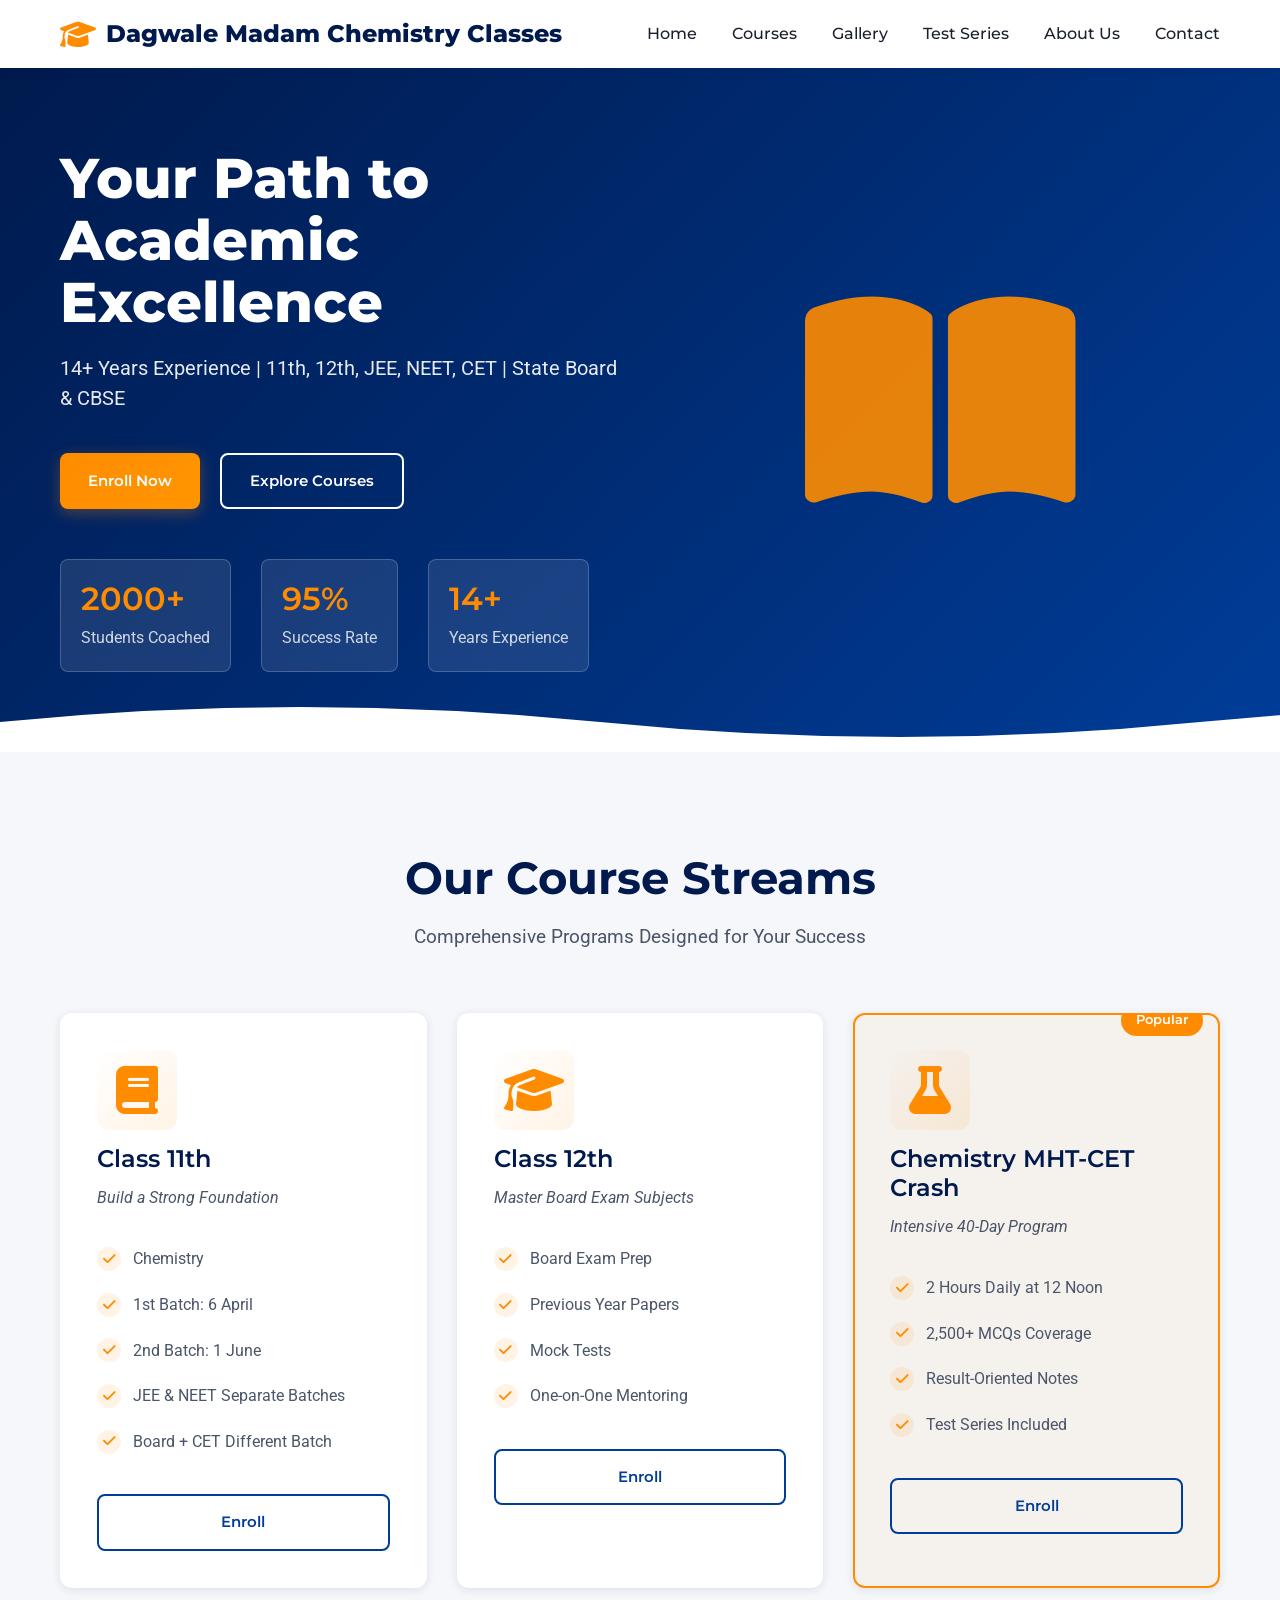
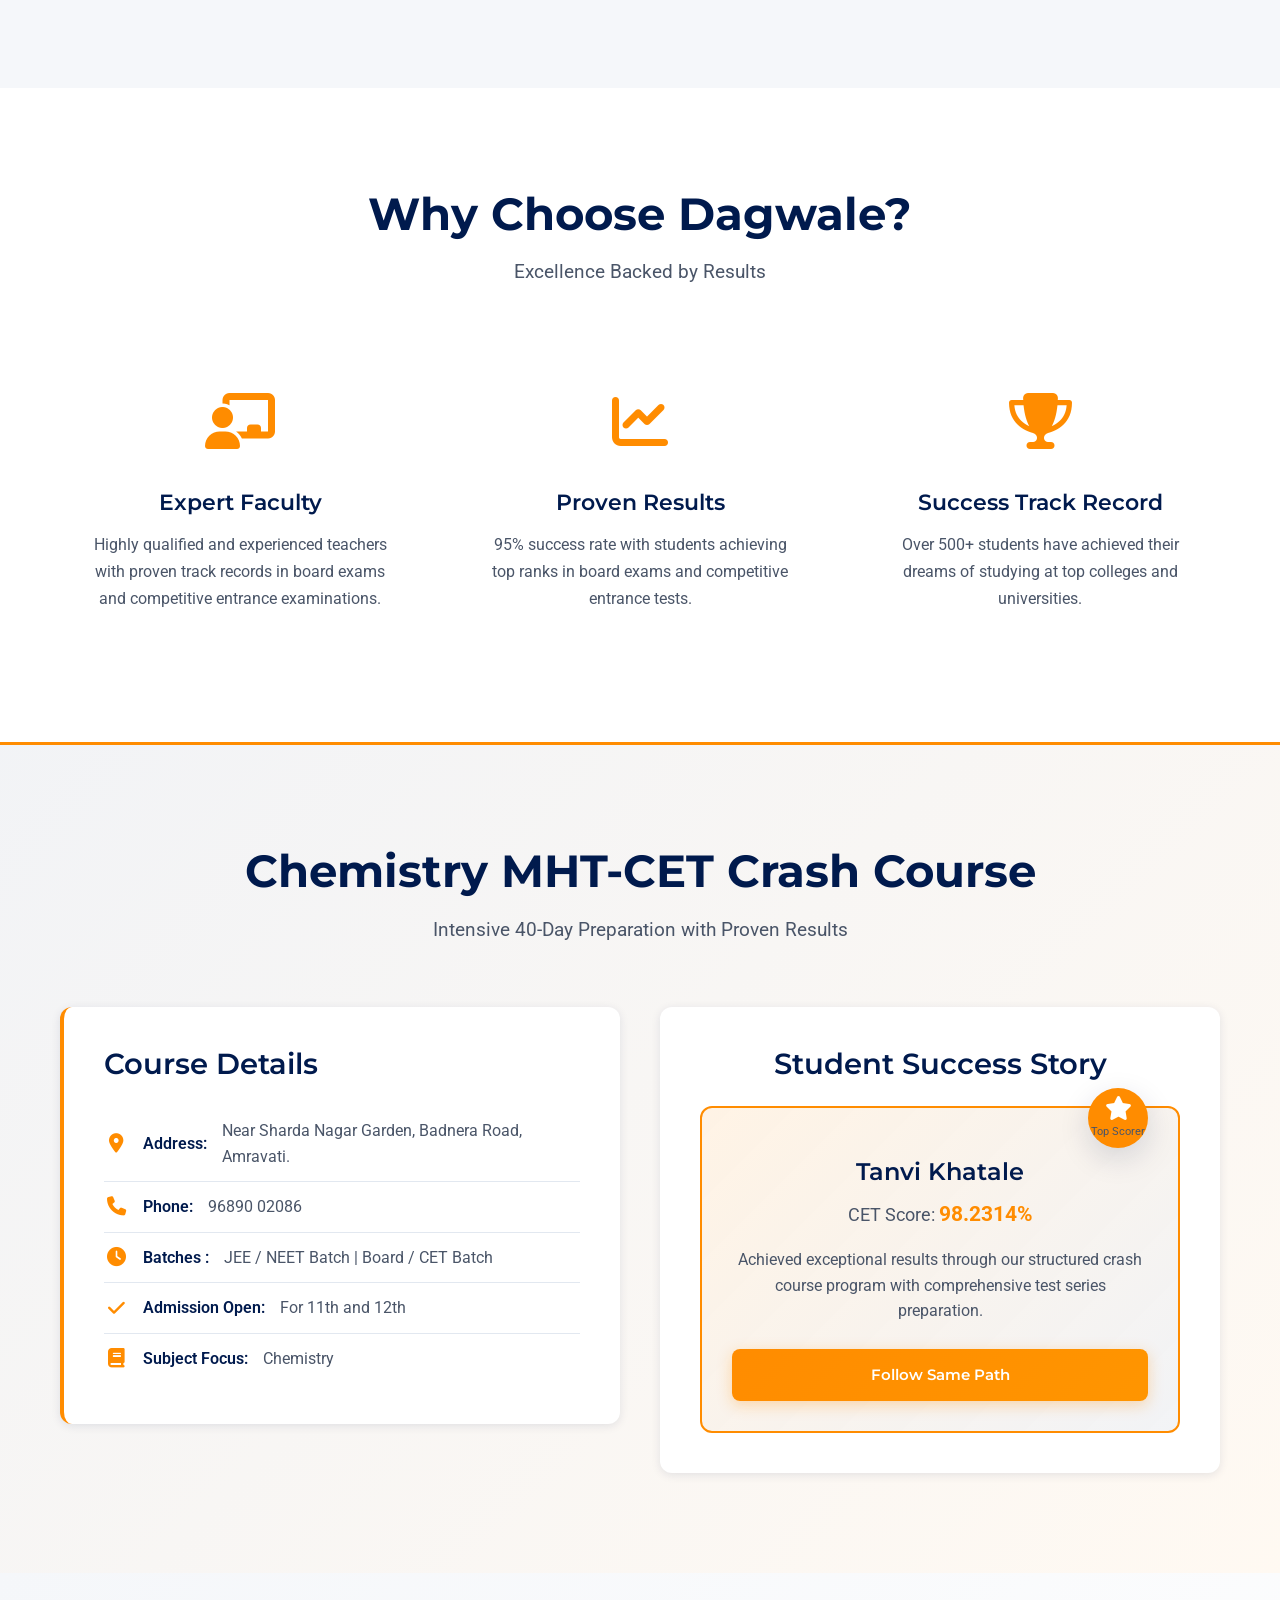
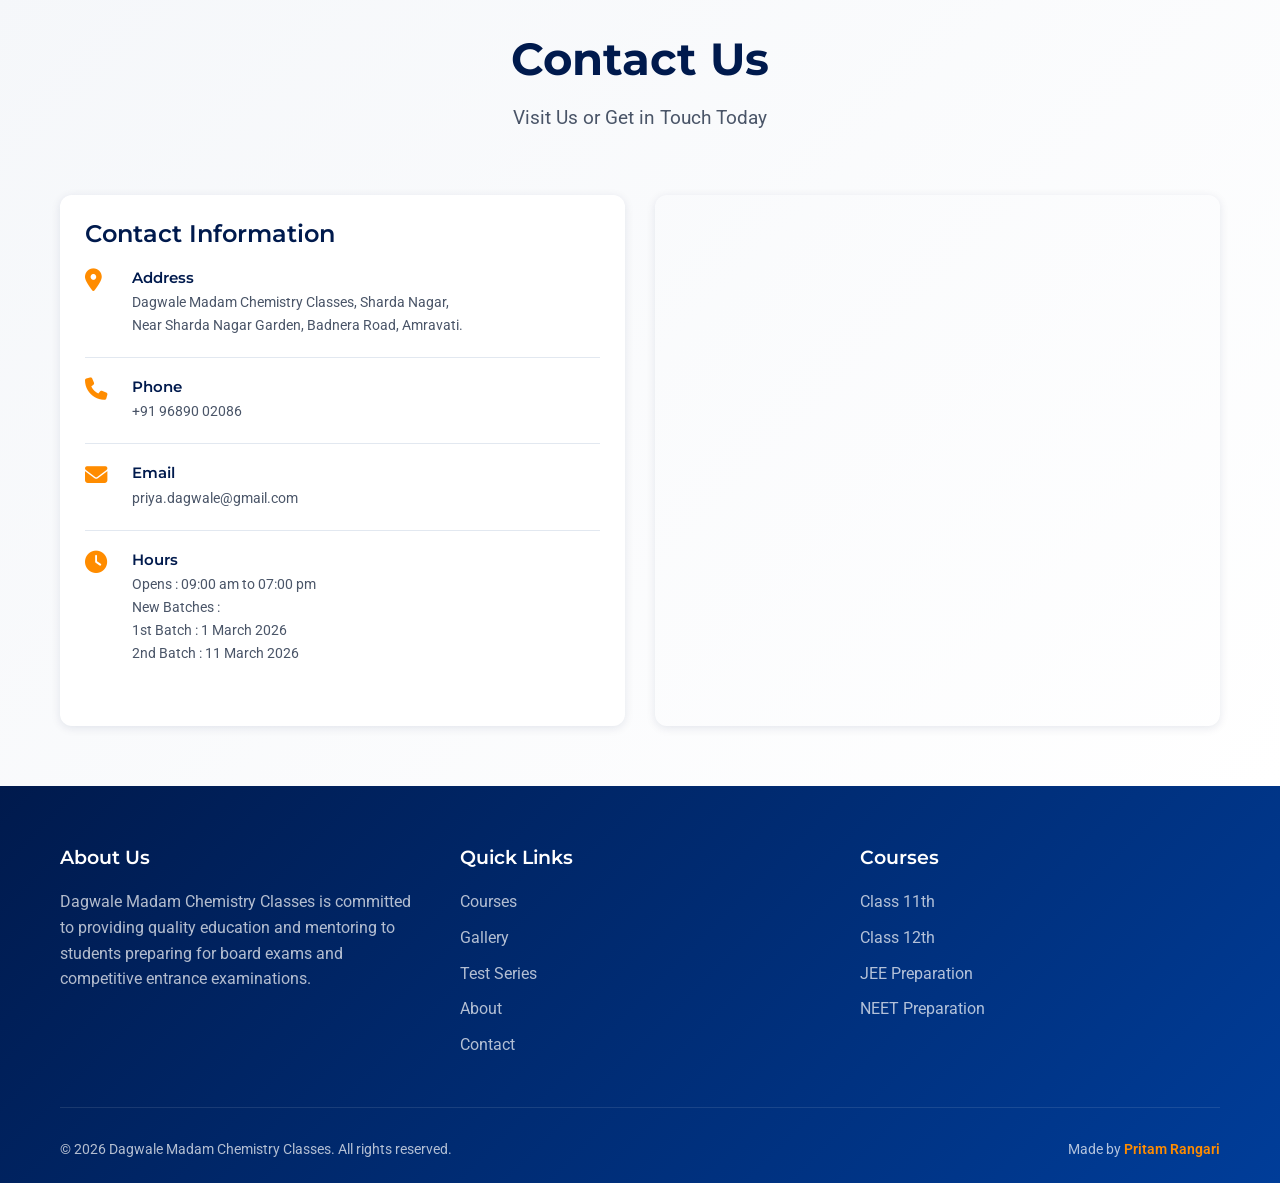
<file: index.html>
<!DOCTYPE html>
<html lang="en">
<head>
    <meta charset="UTF-8">
    <meta name="viewport" content="width=device-width, initial-scale=1.0">
    <meta name="description" content="Dagwale Madam Chemistry Classes - Excellence in Class 11th, 12th, CET, JEE, and NEET preparation">
    <title>Dagwale Madam Chemistry Classes</title>
    <link rel="stylesheet" href="styles.css">
    <link href="https://fonts.googleapis.com/css2?family=Montserrat:wght@400;500;600;700;800&family=Roboto:wght@400;500;700&display=swap" rel="stylesheet">
    <link rel="stylesheet" href="https://cdnjs.cloudflare.com/ajax/libs/font-awesome/6.4.0/css/all.min.css">
</head>
<body>
    <!-- Navigation Bar -->
    <nav class="navbar">
        <div class="container">
            <div class="nav-wrapper">
                <div class="logo">
                    <i class="fas fa-graduation-cap"></i>
                    <span>Dagwale Madam Chemistry Classes</span>
                </div>
                <button class="menu-toggle" id="menuToggle">
                    <span></span>
                    <span></span>
                    <span></span>
                </button>
                <ul class="nav-menu" id="navMenu">
                    <li><a href="#home">Home</a></li>
                    <li><a href="#courses">Courses</a></li>
                    <li><a href="gallery.html">Gallery</a></li>
                    <li><a href="test-series-schedule.html">Test Series</a></li>
                    <li><a href="#about">About Us</a></li>
                    <li><a href="#contact">Contact</a></li>
                </ul>
            </div>
        </div>
    </nav>

    <!-- Hero Section -->
    <section class="hero" id="home">
        <div class="hero-content">
            <div class="container">
                <div class="hero-text">
                    <h1 class="hero-title">Your Path to Academic Excellence</h1>
                    <p class="hero-subtitle">14+ Years Experience | 11th, 12th, JEE, NEET, CET | State Board & CBSE</p>
                    <div class="hero-buttons">
                        <a href="#contact" class="btn btn-primary">Enroll Now</a>
                        <a href="#courses" class="btn btn-secondary">Explore Courses</a>
                    </div>
                    <div class="hero-stats">
                        <div class="stat">
                            <h3>2000+</h3>
                            <p>Students Coached</p>
                        </div>
                        <div class="stat">
                            <h3>95%</h3>
                            <p>Success Rate</p>
                        </div>
                        <div class="stat">
                            <h3>14+</h3>
                            <p>Years Experience</p>
                        </div>
                    </div>
                </div>
                <div class="hero-image">
                    <div class="hero-illustration">
                        <i class="fas fa-book-open"></i>
                    </div>
                </div>
            </div>
        </div>
        <div class="hero-wave"></div>
    </section>

    <!-- Courses Section -->
    <section class="courses" id="courses">
        <div class="container">
            <div class="section-header">
                <h2>Our Course Streams</h2>
                <p>Comprehensive Programs Designed for Your Success</p>
            </div>
            <div class="courses-grid">
                <!-- Class 11th -->
                <div class="course-card">
                    <div class="course-icon">
                        <i class="fas fa-book"></i>
                    </div>
                    <h3>Class 11th</h3>
                    <p>Build a Strong Foundation</p>
                    <ul class="course-features">
                        <li><i class="fas fa-check"></i> Chemistry </li>
                        <li><i class="fas fa-check"></i> 1st Batch: 6 April</li>
                        <li><i class="fas fa-check"></i> 2nd Batch: 1 June</li>
                        <li><i class="fas fa-check"></i> JEE & NEET Separate Batches</li>
                        <li><i class="fas fa-check"></i> Board + CET Different Batch</li>
                    </ul>
                    <a href="#contact" class="btn btn-outline">Enroll</a>
                </div>

                <!-- Class 12th -->
                <div class="course-card">
                    <div class="course-icon">
                        <i class="fas fa-graduation-cap"></i>
                    </div>
                    <h3>Class 12th</h3>
                    <p>Master Board Exam Subjects</p>
                    <ul class="course-features">
                        <li><i class="fas fa-check"></i> Board Exam Prep</li>
                        <li><i class="fas fa-check"></i> Previous Year Papers</li>
                        <li><i class="fas fa-check"></i> Mock Tests</li>
                        <li><i class="fas fa-check"></i> One-on-One Mentoring</li>
                    </ul>
                    <a href="#contact" class="btn btn-outline">Enroll</a>
                </div>

                <!-- CET Preparation -->
                <div class="course-card featured">
                    <div class="badge">Popular</div>
                    <div class="course-icon">
                        <i class="fas fa-flask"></i>
                    </div>
                    <h3>Chemistry MHT-CET Crash</h3>
                    <p>Intensive 40-Day Program</p>
                    <ul class="course-features">
                        <li><i class="fas fa-check"></i> 2 Hours Daily at 12 Noon</li>
                        <li><i class="fas fa-check"></i> 2,500+ MCQs Coverage</li>
                        <li><i class="fas fa-check"></i> Result-Oriented Notes</li>
                        <li><i class="fas fa-check"></i> Test Series Included</li>
                    </ul>
                    <a href="#contact" class="btn btn-outline">Enroll</a>
                </div>

            </div>
    </section>

    <!-- Why Choose Us Section -->
    <section class="why-choose" id="about">
        <div class="container">
            <div class="section-header">
                <h2>Why Choose Dagwale?</h2>
                <p>Excellence Backed by Results</p>
            </div>
            <div class="features-grid">
                <div class="feature-item">
                    <div class="feature-icon">
                        <i class="fas fa-chalkboard-user"></i>
                    </div>
                    <h3>Expert Faculty</h3>
                    <p>Highly qualified and experienced teachers with proven track records in board exams and competitive entrance examinations.</p>
                </div>
                <div class="feature-item">
                    <div class="feature-icon">
                        <i class="fas fa-chart-line"></i>
                    </div>
                    <h3>Proven Results</h3>
                    <p>95% success rate with students achieving top ranks in board exams and competitive entrance tests.</p>
                </div>
                <div class="feature-item">
                    <div class="feature-icon">
                        <i class="fas fa-trophy"></i>
                    </div>
                    <h3>Success Track Record</h3>
                    <p>Over 500+ students have achieved their dreams of studying at top colleges and universities.</p>
                </div>
            </div>
        </div>
    </section>

    <!-- Chemistry MHT-CET Crash Course Spotlight -->
    <section class="chemistry-spotlight">
        <div class="container">
            <div class="section-header">
                <h2>Chemistry MHT-CET Crash Course</h2>
                <p>Intensive 40-Day Preparation with Proven Results</p>
            </div>
            <div class="spotlight-content">
                <div class="chemistry-info">
                    <div class="info-box">
                        <h3>Course Details</h3>
                        <ul class="details-list">
                            <li><i class="fas fa-map-marker-alt"></i> <strong>Address:</strong> Near Sharda Nagar Garden, Badnera Road, Amravati.</li>
                            <li><i class="fas fa-phone"></i> <strong>Phone:</strong> 96890 02086</li>
                            <li><i class="fas fa-clock"></i> <strong>Batches :</strong>JEE / NEET Batch | Board / CET Batch </li>
                            <li><i class="fas fa-check"></i> <strong>Admission Open:</strong> For 11th and 12th</li>
                            <li><i class="fas fa-book"></i> <strong>Subject Focus:</strong> Chemistry </li>
                        </ul>
                    </div>
                    <div class="success-story">
                        <h3>Student Success Story</h3>
                        <div class="student-card">
                            <div class="student-badge">
                                <i class="fas fa-star"></i>
                                <p>Top Scorer</p>
                            </div>
                            <h4>Tanvi Khatale</h4>
                            <p class="score">CET Score: <span>98.2314%</span></p>
                            <p class="description">Achieved exceptional results through our structured crash course program with comprehensive test series preparation.</p>
                            <a href="#contact" class="btn btn-primary">Follow Same Path</a>
                        </div>
                    </div>
                </div>
            </div>
        </div>
    </section>

    <!-- Contact Information Section -->
    <section class="contact-section" id="contact">
        <div class="container">
            <div class="section-header">
                <h2>Contact Us</h2>
                <p>Visit Us or Get in Touch Today</p>
            </div>
            <div class="contact-wrapper">
                <div class="contact-info-box">
                    <h3>Contact Information</h3>
                    <div class="contact-detail">
                        <i class="fas fa-map-marker-alt"></i>
                        <div>
                            <h4>Address</h4>
                            <p>Dagwale Madam Chemistry Classes, Sharda Nagar,<br> Near Sharda Nagar Garden, Badnera Road, Amravati.</p>
                        </div>
                    </div>
                    <div class="contact-detail">
                        <i class="fas fa-phone"></i>
                        <div>
                            <h4>Phone</h4>
                            <p>+91 96890 02086</p>
                        </div>
                    </div>
                    <div class="contact-detail">
                        <i class="fas fa-envelope"></i>
                        <div>
                            <h4>Email</h4>
                            <p>priya.dagwale@gmail.com</p>
                        </div>
                    </div>
                    <div class="contact-detail">
                        <i class="fas fa-clock"></i>
                        <div>
                            <h4>Hours</h4>
                            <p> Opens : 09:00 am to 07:00 pm<br>
                                New Batches :<br> 1st Batch : 1 March 2026 <br> 2nd Batch : 11 March 2026</p>
                        </div>
                    </div>
                </div>

                <!-- Google Maps Embed -->
                <div class="map-container">
                    <iframe src="https://www.google.com/maps/embed?pb=!1m18!1m12!1m3!1d3151.8354835228707!2d144.95373531531396!3d-37.80787032021265!2m3!1f0!2f0!3f0!3m2!1i1024!2i768!4f13.1!3m3!1m2!1s0x6ad65d4c6c000001%3A0x500ebbf5f1d9030!2sEducational%20Center!5e0!3m2!1sen!2sin!4v1234567890" width="100%" height="100%" style="border:0; min-height: 500px;" allowfullscreen="" loading="lazy" referrerpolicy="no-referrer-when-downgrade"></iframe>
                    <p class="map-note">*Replace with actual location coordinates</p>
                </div>
            </div>
        </div>
    </section>

    <!-- Footer -->
    <footer class="footer">
        <div class="container">
            <div class="footer-content">
                <div class="footer-section">
                    <h4>About Us</h4>
                    <p>Dagwale Madam Chemistry Classes is committed to providing quality education and mentoring to students preparing for board exams and competitive entrance examinations.</p>
                </div>
                <div class="footer-section">
                    <h4>Quick Links</h4>
                    <ul>
                        <li><a href="#courses">Courses</a></li>
                        <li><a href="gallery.html">Gallery</a></li>
                        <li><a href="test-series-schedule.html">Test Series</a></li>
                        <li><a href="#about">About</a></li>
                        <li><a href="#contact">Contact</a></li>
                    </ul>
                </div>
                <div class="footer-section">
                    <h4>Courses</h4>
                    <ul>
                        <li><a href="#courses">Class 11th</a></li>
                        <li><a href="#courses">Class 12th</a></li>
                        <li><a href="#courses">JEE Preparation</a></li>
                        <li><a href="#courses">NEET Preparation</a></li>
                    </ul>
                </div>
            </div>
            <div class="footer-bottom">
                <div class="footer-left">
                    <p>&copy; 2026 Dagwale Madam Chemistry Classes. All rights reserved.</p>
                </div>
                <div class="footer-right">
                    <p>Made by <a href="https://pritamrangari.me" target="_blank" rel="noopener noreferrer">Pritam Rangari</a></p>
                </div>
            </div>
        </div>
    </footer>

    <script src="script.js"></script>
</body>
</html>
</file>
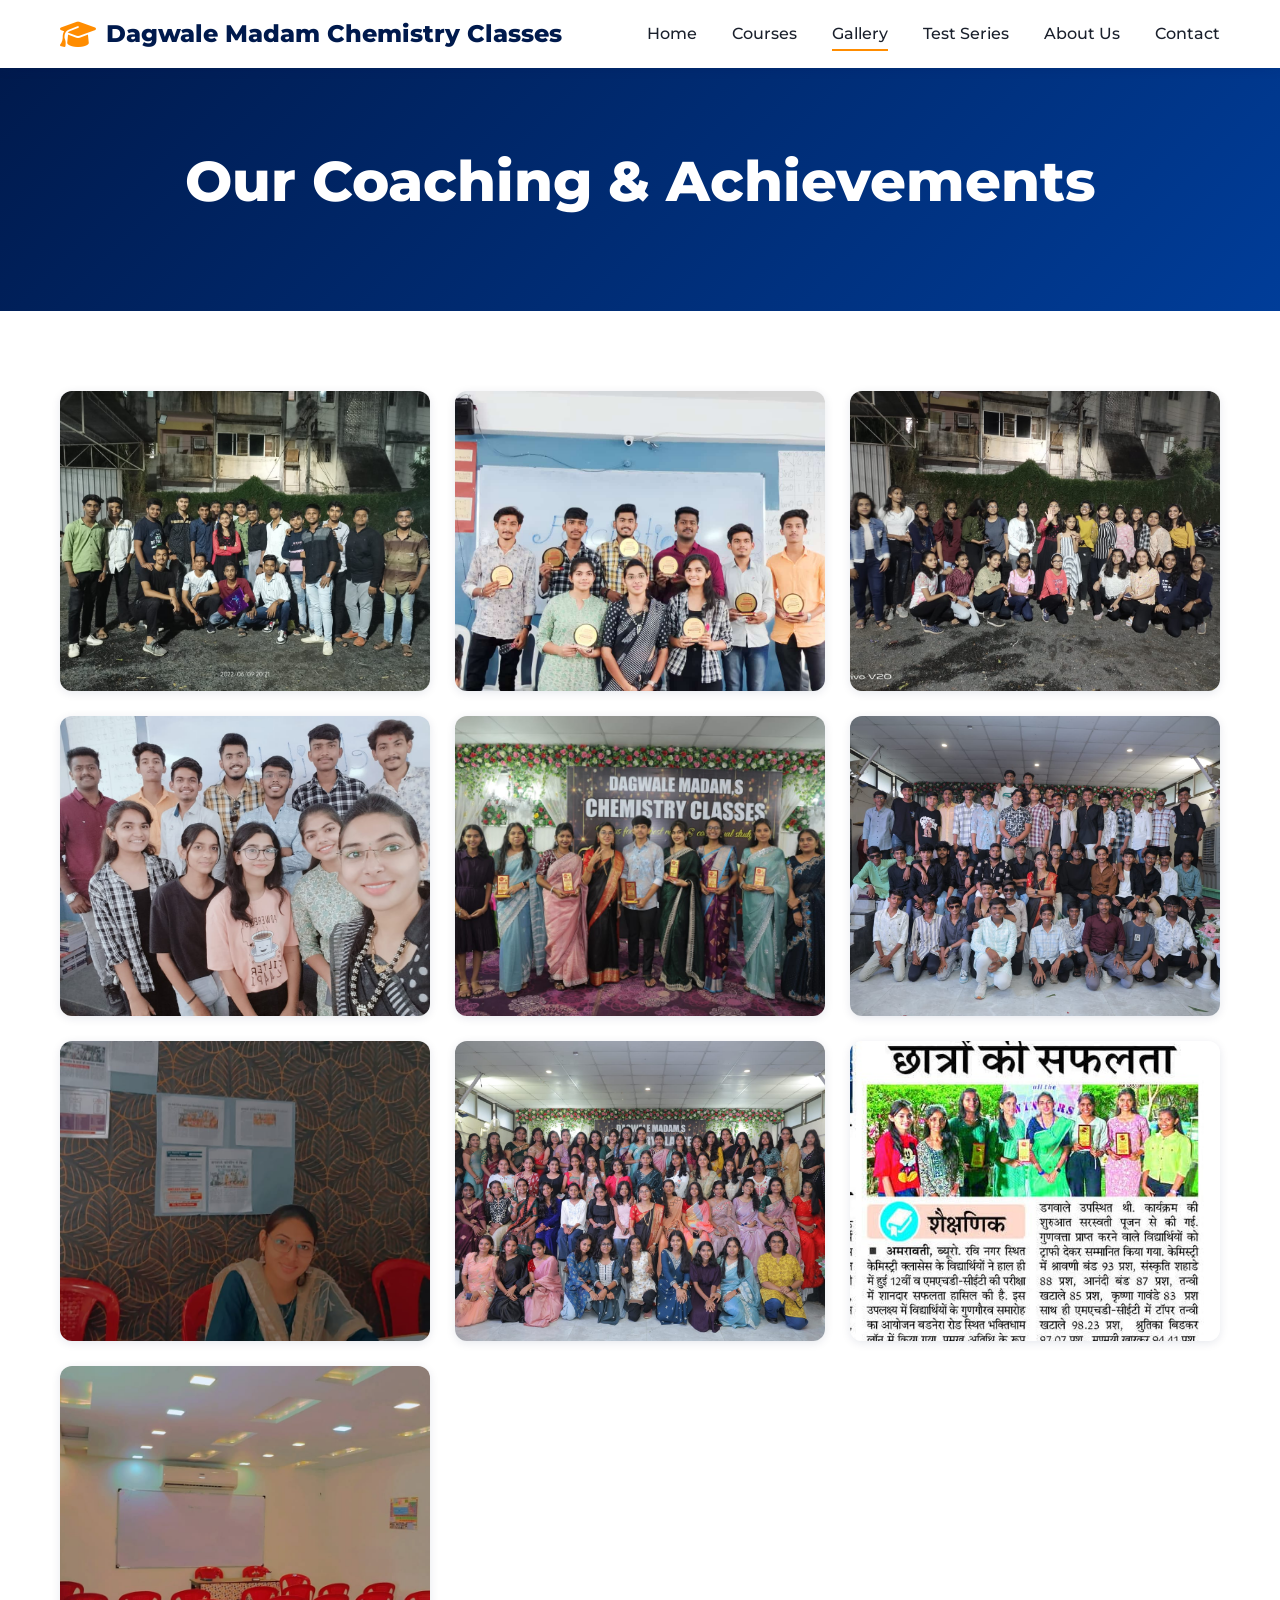
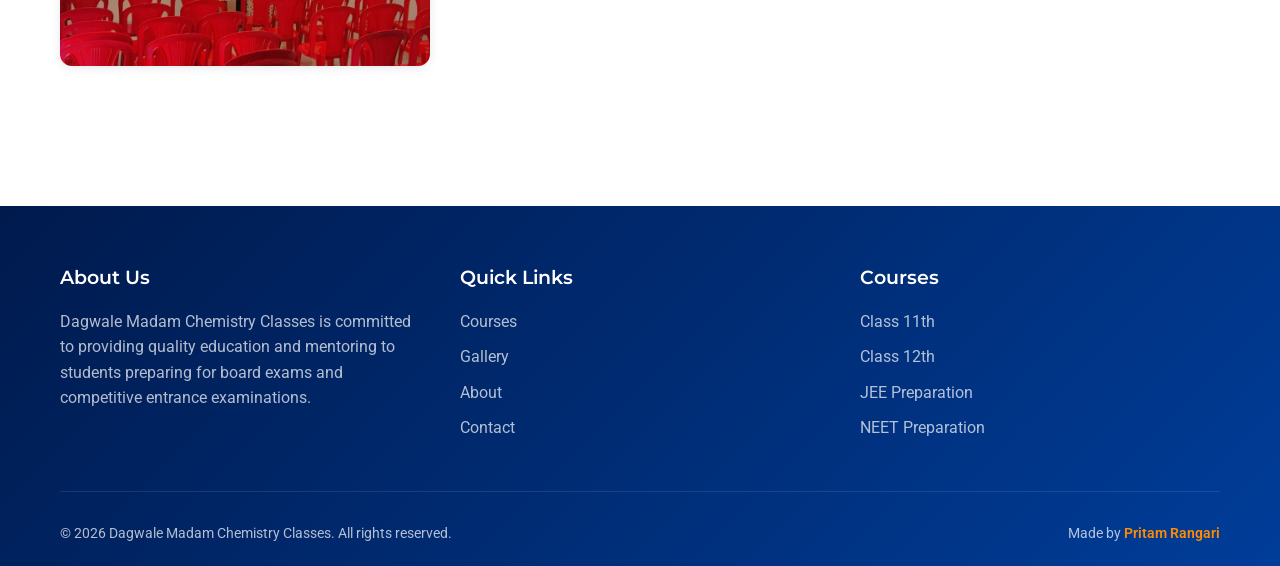
<file: gallery.html>
<!DOCTYPE html>
<html lang="en">
<head>
    <meta charset="UTF-8">
    <meta name="viewport" content="width=device-width, initial-scale=1.0">
    <meta name="description" content="Dagwale Madam Chemistry Classes - Gallery of Classrooms and Student Achievements">
    <title>Gallery - Dagwale Madam Chemistry Classes</title>
    <link rel="stylesheet" href="styles.css">
    <link href="https://fonts.googleapis.com/css2?family=Montserrat:wght@400;500;600;700;800&family=Roboto:wght@400;500;700&display=swap" rel="stylesheet">
    <link rel="stylesheet" href="https://cdnjs.cloudflare.com/ajax/libs/font-awesome/6.4.0/css/all.min.css">
</head>
<body>
    <!-- Navigation Bar -->
    <nav class="navbar">
        <div class="container">
            <div class="nav-wrapper">
                <div class="logo">
                    <i class="fas fa-graduation-cap"></i>
                    <span>Dagwale Madam Chemistry Classes</span>
                </div>
                <button class="menu-toggle" id="menuToggle">
                    <span></span>
                    <span></span>
                    <span></span>
                </button>
                <ul class="nav-menu" id="navMenu">
                    <li><a href="index.html">Home</a></li>
                    <li><a href="index.html#courses">Courses</a></li>
                    <li><a href="gallery.html" class="active">Gallery</a></li>
                    <li><a href="test-series-schedule.html">Test Series</a></li>
                    <li><a href="index.html#about">About Us</a></li>
                    <li><a href="index.html#contact">Contact</a></li>
                </ul>
            </div>
        </div>
    </nav>

    <!-- Gallery Hero Section -->
    <section class="gallery-hero">
        <div class="container">
            <div class="gallery-hero-content">
                <h1>Our Coaching & Achievements</h1>        
            </div>
        </div>
    </section>

    <!-- Gallery Section -->
    <section class="gallery-section">
        <div class="container">
            <!-- Gallery Grid -->
            <div class="gallery-grid" id="galleryGrid">
                <!-- Gallery images: Add new photos to images/ folder and they will display here -->
                <div class="gallery-item"><div class="gallery-image"><img src="images/photo-1.jpg" alt="Classroom"></div></div>
                <div class="gallery-item"><div class="gallery-image"><img src="images/photo-2.jpg" alt="Study Materials"></div></div>
                <div class="gallery-item"><div class="gallery-image"><img src="images/photo-3.jpg" alt="Laboratory"></div></div>
                <div class="gallery-item"><div class="gallery-image"><img src="images/photo-4.jpg" alt="Student Success"></div></div>
                <div class="gallery-item"><div class="gallery-image"><img src="images/photo-5.jpg" alt="Gallery Photo"></div></div>
                <div class="gallery-item"><div class="gallery-image"><img src="images/photo-6.jpg" alt="Gallery Photo"></div></div>
                <div class="gallery-item"><div class="gallery-image"><img src="images/photo-7.jpg" alt="Gallery Photo"></div></div>
                <div class="gallery-item"><div class="gallery-image"><img src="images/photo-8.jpg" alt="Gallery Photo"></div></div>
                <div class="gallery-item"><div class="gallery-image"><img src="images/photo-9.jpg" alt="Gallery Photo"></div></div>
                <div class="gallery-item"><div class="gallery-image"><img src="images/photo-10.jpg" alt="Gallery Photo"></div></div>
            </div>
        </div>
    </section>

    <!-- Footer -->
    <footer class="footer">
        <div class="container">
            <div class="footer-content">
                <div class="footer-section">
                    <h4>About Us</h4>
                    <p>Dagwale Madam Chemistry Classes is committed to providing quality education and mentoring to students preparing for board exams and competitive entrance examinations.</p>
                </div>
                <div class="footer-section">
                    <h4>Quick Links</h4>
                    <ul>
                        <li><a href="index.html#courses">Courses</a></li>
                        <li><a href="gallery.html">Gallery</a></li>
                        <li><a href="index.html#about">About</a></li>
                        <li><a href="index.html#contact">Contact</a></li>
                    </ul>
                </div>
                <div class="footer-section">
                    <h4>Courses</h4>
                    <ul>
                        <li><a href="index.html#courses">Class 11th</a></li>
                        <li><a href="index.html#courses">Class 12th</a></li>
                        <li><a href="index.html#courses">JEE Preparation</a></li>
                        <li><a href="index.html#courses">NEET Preparation</a></li>
                    </ul>
                </div>
            </div>
            <div class="footer-bottom">
                <div class="footer-left">
                    <p>&copy; 2026 Dagwale Madam Chemistry Classes. All rights reserved.</p>
                </div>
                <div class="footer-right">
                    <p>Made by <a href="https://pritamrangari.me" target="_blank" rel="noopener noreferrer">Pritam Rangari</a></p>
                </div>
            </div>
        </div>
    </footer>

    <script src="script.js"></script>
</body>
</html>
</file>
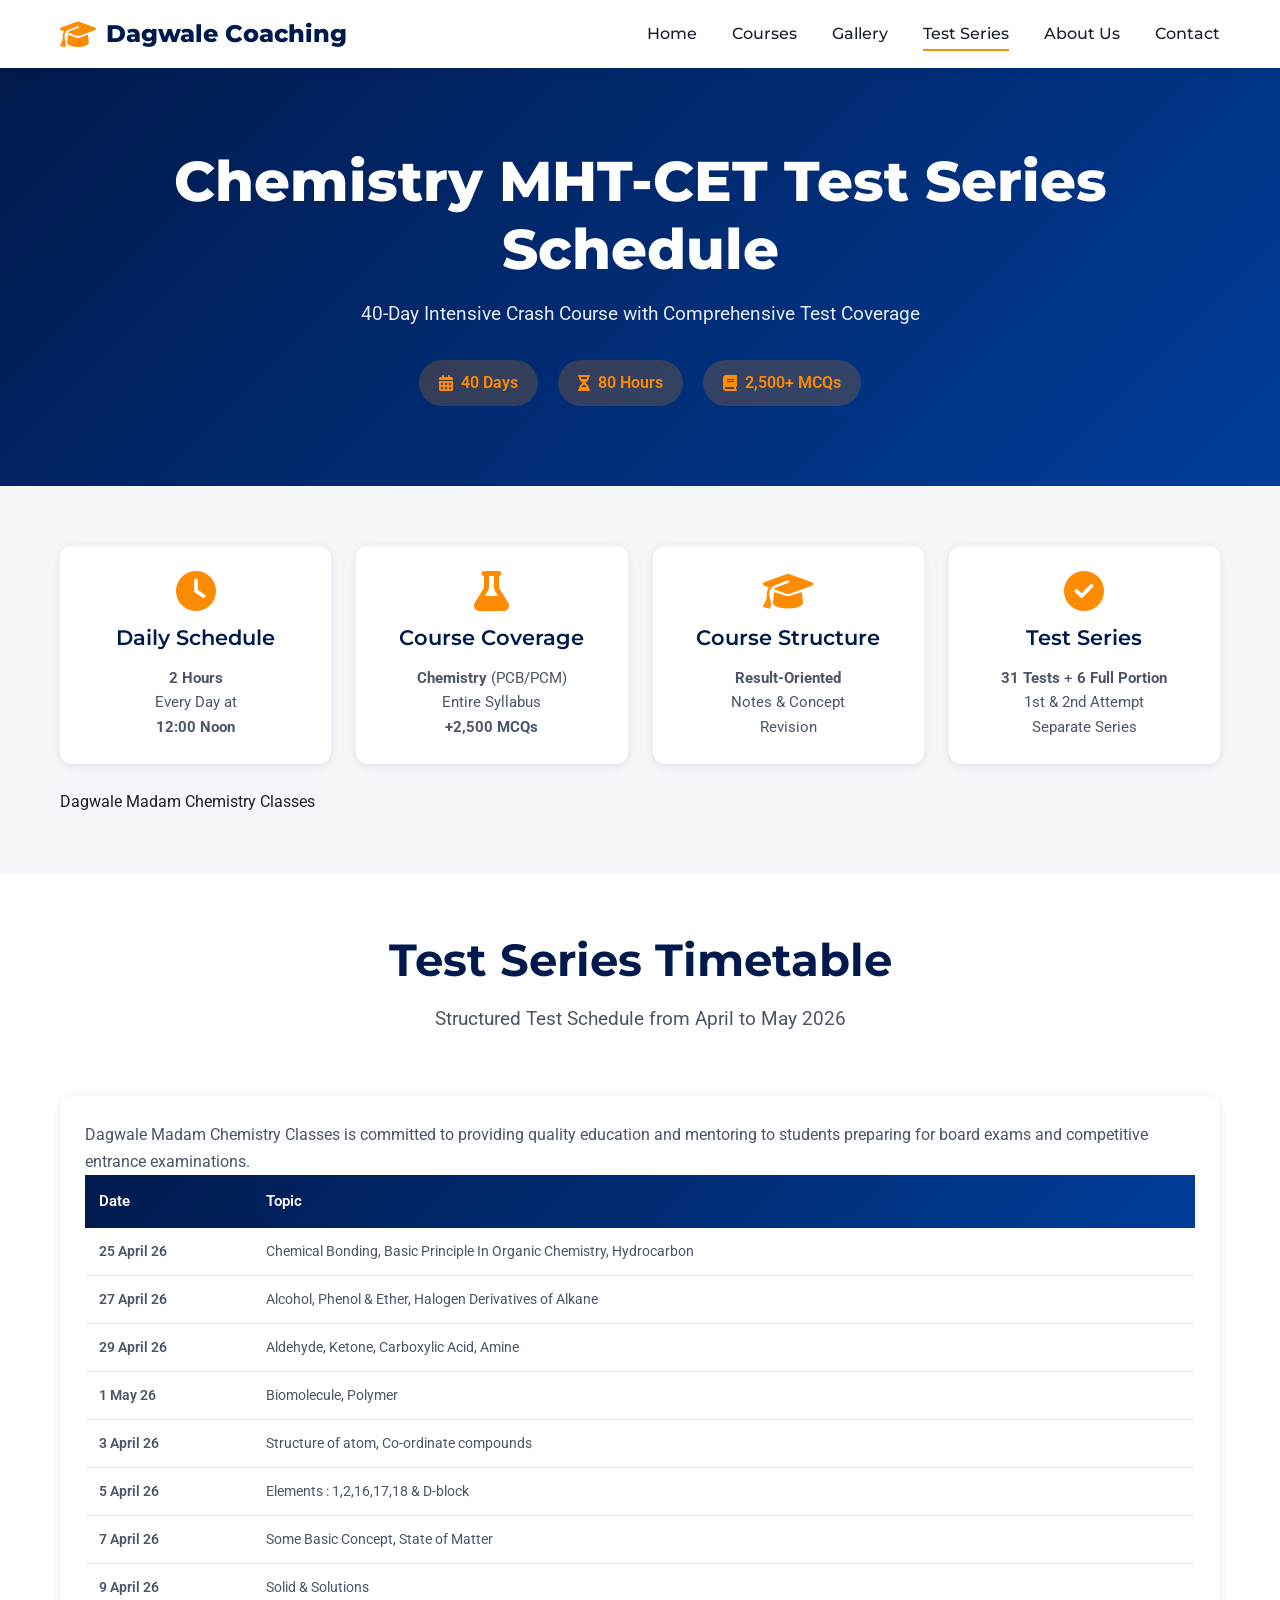
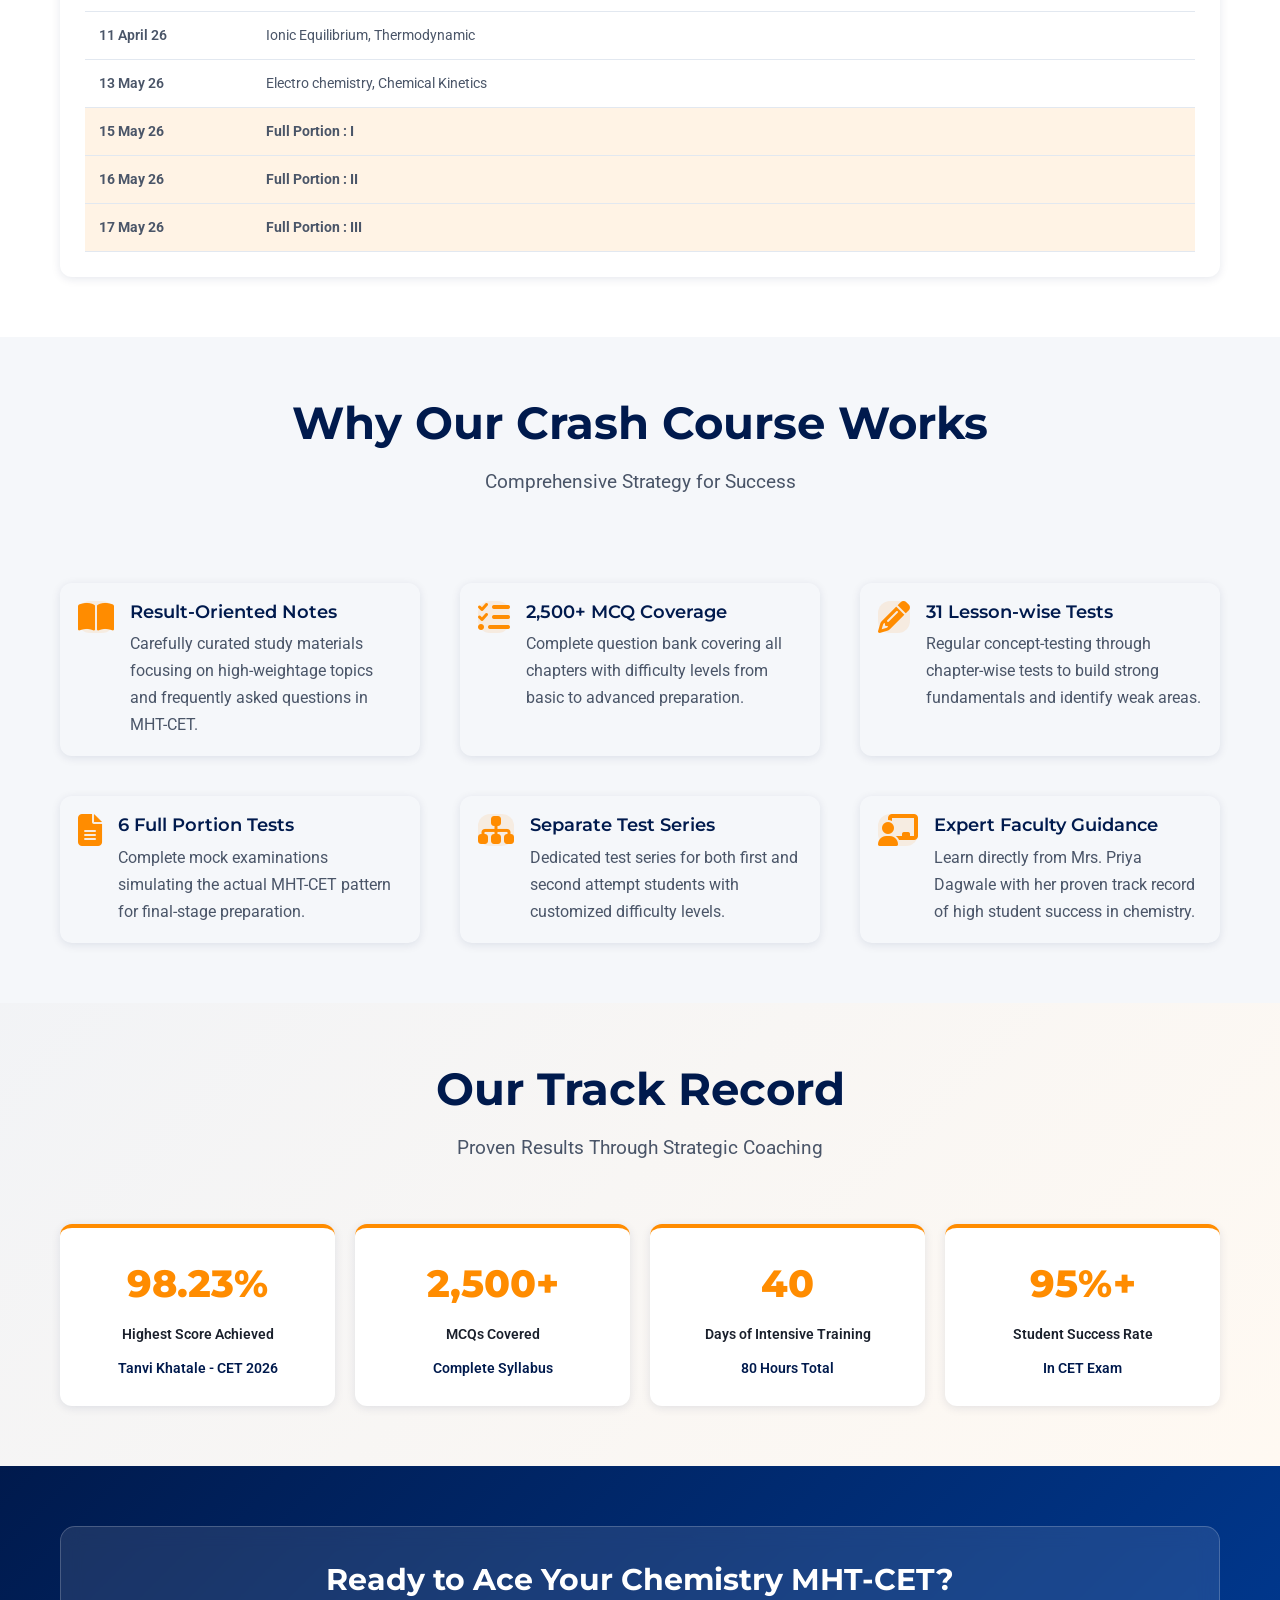
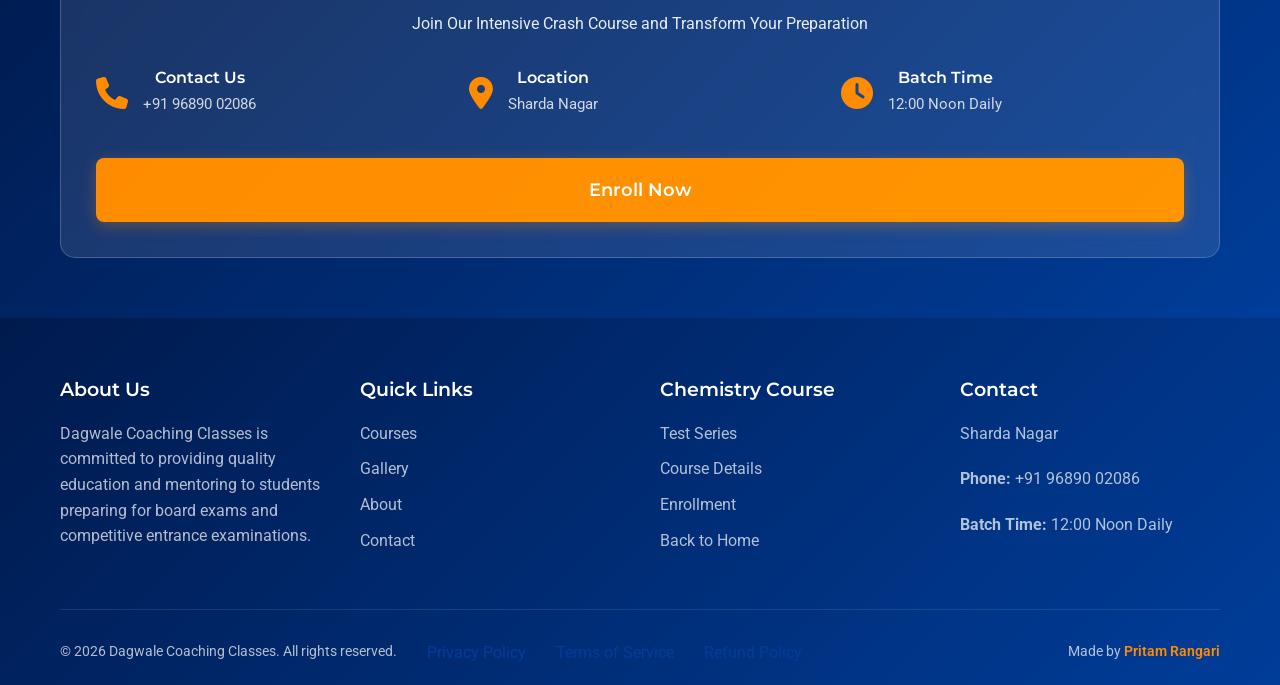
<file: test-series-schedule.html>
<!DOCTYPE html>
<html lang="en">
<head>
    <meta charset="UTF-8">
    <meta name="viewport" content="width=device-width, initial-scale=1.0">
    <meta name="description" content="Dagwale Coaching Classes - Chemistry MHT-CET Test Series Schedule">
    <title>Test Series Schedule - Chemistry MHT-CET</title>
    <link rel="stylesheet" href="styles.css">
    <link href="https://fonts.googleapis.com/css2?family=Montserrat:wght@400;500;600;700;800&family=Roboto:wght@400;500;700&display=swap" rel="stylesheet">
    <link rel="stylesheet" href="https://cdnjs.cloudflare.com/ajax/libs/font-awesome/6.4.0/css/all.min.css">
</head>
<body>
    <!-- Navigation Bar -->
    <nav class="navbar">
        <div class="container">
            <div class="nav-wrapper">
                <div class="logo">
                    <i class="fas fa-graduation-cap"></i>
                    <span>Dagwale Coaching</span>
                </div>
                <button class="menu-toggle" id="menuToggle">
                    <span></span>
                    <span></span>
                    <span></span>
                </button>
                <ul class="nav-menu" id="navMenu">
                    <li><a href="index.html">Home</a></li>
                    <li><a href="index.html#courses">Courses</a></li>
                    <li><a href="gallery.html">Gallery</a></li>
                    <li><a href="test-series-schedule.html" class="active">Test Series</a></li>
                    <li><a href="index.html#about">About Us</a></li>
                    <li><a href="index.html#contact">Contact</a></li>
                </ul>
            </div>
        </div>
    </nav>

    <!-- Test Series Hero Section -->
    <section class="test-series-hero">
        <div class="container">
            <div class="hero-content">
                <h1>Chemistry MHT-CET Test Series Schedule</h1>
                <p>40-Day Intensive Crash Course with Comprehensive Test Coverage</p>
                <div class="course-badges">
                    <span class="badge-info"><i class="fas fa-calendar-alt"></i> 40 Days</span>
                    <span class="badge-info"><i class="fas fa-hourglass-half"></i> 80 Hours</span>
                    <span class="badge-info"><i class="fas fa-book"></i> 2,500+ MCQs</span>
                </div>
            </div>
        </div>
    </section>

    <!-- Course Overview Section -->
    <section class="course-overview">
        <div class="container">
            <div class="overview-grid">
                <div class="overview-card">
                    <i class="fas fa-clock"></i>
                    <h3>Daily Schedule</h3>
                    <p><strong>2 Hours</strong><br>Every Day at<br><strong>12:00 Noon</strong></p>
                </div>
                <div class="overview-card">
                    <i class="fas fa-flask"></i>
                    <h3>Course Coverage</h3>
                    <p><strong>Chemistry</strong> (PCB/PCM)<br>Entire Syllabus<br><strong>+2,500 MCQs</strong></p>
                </div>
                <div class="overview-card">
                    <i class="fas fa-graduation-cap"></i>
                    <h3>Course Structure</h3>
                    <p><strong>Result-Oriented</strong><br>Notes & Concept<br>Revision</p>
                </div>
                <div class="overview-card">
                    <i class="fas fa-check-circle"></i>
                    <h3>Test Series</h3>
                    <p><strong>31 Tests</strong> + <strong>6 Full Portion</strong><br>1st & 2nd Attempt<br>Separate Series</p>
                </div>
                                        <span>Dagwale Madam Chemistry Classes</span>
        </div>
    </section>

    <!-- Test Series Timetable Section -->
    <section class="test-timetable">
        <div class="container">
            <div class="section-header">
                <h2>Test Series Timetable</h2>
                <p>Structured Test Schedule from April to May 2026</p>
            </div>

            <div class="timetable-wrapper">
                <table class="test-table">
                    <thead>
                        <tr>
                            <th>Date</th>
                            <th>Topic</th>
                        </tr>
                    </thead>
                    <tbody>
                        <tr>
                            <td class="date-cell">25 April 26</td>
                            <td>Chemical Bonding, Basic Principle In Organic Chemistry, Hydrocarbon</td>
                        </tr>
                        <tr>
                            <td class="date-cell">27 April 26</td>
                            <td>Alcohol, Phenol & Ether, Halogen Derivatives of Alkane</td>
                        </tr>
                        <tr>
                            <td class="date-cell">29 April 26</td>
                            <td>Aldehyde, Ketone, Carboxylic Acid, Amine</td>
                        </tr>
                        <tr>
                            <td class="date-cell">1 May 26</td>
                            <td>Biomolecule, Polymer</td>
                        </tr>
                        <tr>
                            <td class="date-cell">3 April 26</td>
                            <td>Structure of atom, Co-ordinate compounds</td>
                        </tr>
                        <tr>
                            <td class="date-cell">5 April 26</td>
                            <td>Elements : 1,2,16,17,18 & D-block</td>
                        </tr>
                        <tr>
                            <td class="date-cell">7 April 26</td>
                            <td>Some Basic Concept, State of Matter</td>
                        </tr>
                        <tr>
                            <td class="date-cell">9 April 26</td>
                            <td>Solid & Solutions</td>
                        </tr>
                        <tr>
                            <td class="date-cell">11 April 26</td>
                            <td>Ionic Equilibrium, Thermodynamic</td>
                        </tr>
                        <tr>
                            <td class="date-cell">13 May 26</td>
                            <td>Electro chemistry, Chemical Kinetics</td>
                        </tr>
                        <tr class="full-portion">
                            <td class="date-cell highlight">15 May 26</td>
                            <td class="highlight"><strong>Full Portion : I</strong></td>
                        </tr>
                        <tr class="full-portion">
                            <td class="date-cell highlight">16 May 26</td>
                            <td class="highlight"><strong>Full Portion : II</strong></td>
                                        <p>Dagwale Madam Chemistry Classes is committed to providing quality education and mentoring to students preparing for board exams and competitive entrance examinations.</p>
                        <tr class="full-portion">
                            <td class="date-cell highlight">17 May 26</td>
                            <td class="highlight"><strong>Full Portion : III</strong></td>
                        </tr>
                    </tbody>
                </table>
            </div>
        </div>
    </section>

    <!-- Course Features Section -->
    <section class="course-features-detail">
        <div class="container">
            <div class="section-header">
                <h2>Why Our Crash Course Works</h2>
                <p>Comprehensive Strategy for Success</p>
            </div>

            <div class="features-list">
                <div class="features-grid">
                    <div class="feature-row">
                        <div class="feature-icon">
                            <i class="fas fa-book-open"></i>
                        </div>
                        <div class="feature-content">
                            <h3>Result-Oriented Notes</h3>
                            <p>Carefully curated study materials focusing on high-weightage topics and frequently asked questions in MHT-CET.</p>
                        </div>
                    </div>
                    <div class="feature-row">
                        <div class="feature-icon">
                            <i class="fas fa-list-check"></i>
                        </div>
                        <div class="feature-content">
                            <h3>2,500+ MCQ Coverage</h3>
                            <p>Complete question bank covering all chapters with difficulty levels from basic to advanced preparation.</p>
                        </div>
                    </div>
                    <div class="feature-row">
                        <div class="feature-icon">
                            <i class="fas fa-pencil-alt"></i>
                        </div>
                        <div class="feature-content">
                            <h3>31 Lesson-wise Tests</h3>
                            <p>Regular concept-testing through chapter-wise tests to build strong fundamentals and identify weak areas.</p>
                        </div>
                    </div>
                    <div class="feature-row">
                        <div class="feature-icon">
                            <i class="fas fa-file-lines"></i>
                        </div>
                        <div class="feature-content">
                            <h3>6 Full Portion Tests</h3>
                            <p>Complete mock examinations simulating the actual MHT-CET pattern for final-stage preparation.</p>
                        </div>
                    </div>
                    <div class="feature-row">
                        <div class="feature-icon">
                            <i class="fas fa-sitemap"></i>
                        </div>
                        <div class="feature-content">
                            <h3>Separate Test Series</h3>
                            <p>Dedicated test series for both first and second attempt students with customized difficulty levels.</p>
                        </div>
                    </div>
                    <div class="feature-row">
                        <div class="feature-icon">
                            <i class="fas fa-chalkboard-user"></i>
                        </div>
                        <div class="feature-content">
                            <h3>Expert Faculty Guidance</h3>
                            <p>Learn directly from Mrs. Priya Dagwale with her proven track record of high student success in chemistry.</p>
                        </div>
                    </div>
                </div>
            </div>
        </div>
    </section>

    <!-- Success Stats Section -->
    <section class="success-stats">
        <div class="container">
            <div class="section-header">
                <h2>Our Track Record</h2>
                <p>Proven Results Through Strategic Coaching</p>
            </div>

            <div class="stats-grid">
                <div class="stat-box">
                    <div class="stat-number">98.23%</div>
                    <p>Highest Score Achieved</p>
                    <span class="student-name">Tanvi Khatale - CET 2026</span>
                </div>
                <div class="stat-box">
                    <div class="stat-number">2,500+</div>
                    <p>MCQs Covered</p>
                    <span class="student-name">Complete Syllabus</span>
                </div>
                <div class="stat-box">
                    <div class="stat-number">40</div>
                    <p>Days of Intensive Training</p>
                    <span class="student-name">80 Hours Total</span>
                </div>
                <div class="stat-box">
                    <div class="stat-number">95%+</div>
                    <p>Student Success Rate</p>
                    <span class="student-name">In CET Exam</span>
                </div>
            </div>
        </div>
    </section>

    <!-- Call to Action Section -->
    <section class="cta-enroll">
        <div class="container">
            <div class="cta-box">
                <h2>Ready to Ace Your Chemistry MHT-CET?</h2>
                <p>Join Our Intensive Crash Course and Transform Your Preparation</p>
                <div class="cta-details">
                    <div class="detail">
                        <i class="fas fa-phone"></i>
                        <div>
                            <h4>Contact Us</h4>
                            <p>+91 96890 02086</p>
                        </div>
                    </div>
                    <div class="detail">
                        <i class="fas fa-map-marker-alt"></i>
                        <div>
                            <h4>Location</h4>
                            <p>Sharda Nagar</p>
                        </div>
                    </div>
                    <div class="detail">
                        <i class="fas fa-clock"></i>
                        <div>
                            <h4>Batch Time</h4>
                            <p>12:00 Noon Daily</p>
                        </div>
                    </div>
                </div>
                <a href="index.html#contact" class="btn btn-primary btn-lg">Enroll Now</a>
            </div>
        </div>
    </section>

    <!-- Footer -->
    <footer class="footer">
        <div class="container">
            <div class="footer-content">
                <div class="footer-section">
                    <h4>About Us</h4>
                    <p>Dagwale Coaching Classes is committed to providing quality education and mentoring to students preparing for board exams and competitive entrance examinations.</p>
                </div>
                <div class="footer-section">
                    <h4>Quick Links</h4>
                    <ul>
                        <li><a href="index.html#courses">Courses</a></li>
                        <li><a href="gallery.html">Gallery</a></li>
                        <li><a href="index.html#about">About</a></li>
                        <li><a href="index.html#contact">Contact</a></li>
                    </ul>
                </div>
                <div class="footer-section">
                    <h4>Chemistry Course</h4>
                    <ul>
                        <li><a href="test-series-schedule.html">Test Series</a></li>
                        <li><a href="index.html#chemistry-spotlight">Course Details</a></li>
                        <li><a href="index.html#contact">Enrollment</a></li>
                        <li><a href="index.html">Back to Home</a></li>
                    </ul>
                </div>
                <div class="footer-section">
                    <h4>Contact</h4>
                    <p>Sharda Nagar</p>
                    <p><strong>Phone:</strong> +91 96890 02086</p>
                    <p><strong>Batch Time:</strong> 12:00 Noon Daily</p>
                </div>
            </div>
            <div class="footer-bottom">
                <div class="footer-left">
                    <p>&copy; 2026 Dagwale Coaching Classes. All rights reserved.</p>
                    <ul>
                        <li><a href="#">Privacy Policy</a></li>
                        <li><a href="#">Terms of Service</a></li>
                        <li><a href="#">Refund Policy</a></li>
                    </ul>
                </div>
                <div class="footer-right">
                    <p>Made by <a href="https://pritamrangari.me" target="_blank" rel="noopener noreferrer">Pritam Rangari</a></p>
                </div>
            </div>
        </div>
    </footer>

    <style>
        /* Test Series Specific Styles */
        .test-series-hero {
            background: linear-gradient(135deg, var(--primary-navy) 0%, var(--secondary-navy) 100%);
            color: var(--pure-white);
            padding: 80px 0;
            text-align: center;
        }

        .test-series-hero h1 {
            color: var(--pure-white);
            margin-bottom: 15px;
        }

        .test-series-hero p {
            color: rgba(255, 255, 255, 0.9);
            font-size: 1.2rem;
            margin-bottom: 30px;
        }

        .course-badges {
            display: flex;
            gap: 20px;
            justify-content: center;
            flex-wrap: wrap;
        }

        .badge-info {
            background: rgba(255, 140, 0, 0.2);
            color: var(--accent-gold);
            padding: 10px 20px;
            border-radius: 25px;
            font-weight: 600;
            display: flex;
            align-items: center;
            gap: 8px;
        }

        /* Course Overview Section */
        .course-overview {
            padding: 60px 0;
            background-color: var(--light-gray);
        }

        .overview-grid {
            display: grid;
            grid-template-columns: repeat(auto-fit, minmax(220px, 1fr));
            gap: 25px;
        }

        .overview-card {
            background: var(--pure-white);
            padding: 25px;
            border-radius: 12px;
            text-align: center;
            box-shadow: var(--shadow-light);
            transition: var(--transition);
        }

        .overview-card:hover {
            transform: translateY(-5px);
            box-shadow: var(--shadow-medium);
        }

        .overview-card i {
            font-size: 2.5rem;
            color: var(--accent-gold);
            margin-bottom: 15px;
            display: block;
        }

        .overview-card h3 {
            color: var(--primary-navy);
            margin-bottom: 15px;
            font-size: 1.3rem;
        }

        .overview-card p {
            color: var(--dark-gray);
            font-size: 0.95rem;
            line-height: 1.6;
        }

        /* Test Timetable Section */
        .test-timetable {
            padding: 60px 0;
        }

        .timetable-wrapper {
            background: var(--pure-white);
            padding: 25px;
            border-radius: 12px;
            box-shadow: var(--shadow-light);
            overflow-x: auto;
        }

        .test-table {
            width: 100%;
            border-collapse: collapse;
        }

        .test-table thead {
            background: linear-gradient(135deg, var(--primary-navy) 0%, var(--secondary-navy) 100%);
            color: var(--pure-white);
        }

        .test-table th {
            padding: 14px;
            text-align: left;
            font-weight: 600;
            font-size: 0.95rem;
        }

        .test-table tbody tr {
            border-bottom: 1px solid var(--border-color);
            transition: var(--transition);
        }

        .test-table tbody tr:hover {
            background-color: rgba(255, 140, 0, 0.05);
        }

        .test-table td {
            padding: 12px 14px;
            color: var(--dark-gray);
            font-size: 0.9rem;
        }

        .date-cell {
            font-weight: 600;
            color: var(--primary-navy);
            width: 15%;
            white-space: nowrap;
        }

        .full-portion {
            background: rgba(255, 140, 0, 0.1);
        }

        .highlight {
            color: var(--accent-gold);
            font-weight: 700;
        }

        /* Course Features Detail */
        .course-features-detail {
            padding: 60px 0;
            background-color: var(--light-gray);
        }

        .features-list {
            display: grid;
            grid-template-columns: 1fr;
            gap: 20px;
        }

        .feature-row {
            display: grid;
            grid-template-columns: 60px 1fr;
            gap: 15px;
            background: var(--pure-white);
            padding: 20px;
            border-radius: 12px;
            box-shadow: var(--shadow-light);
            transition: var(--transition);
        }

        .feature-row:hover {
            box-shadow: var(--shadow-medium);
            transform: translateX(5px);
        }

        .feature-icon {
            font-size: 2rem;
            color: var(--accent-gold);
            display: flex;
            align-items: center;
            justify-content: center;
            background: rgba(255, 140, 0, 0.1);
            border-radius: 12px;
        }

        .feature-content h3 {
            color: var(--primary-navy);
            margin-bottom: 8px;
            font-size: 1.1rem;
        }

        .feature-content p {
            color: var(--dark-gray);
        }

        /* Success Stats */
        .success-stats {
            padding: 60px 0;
            background: linear-gradient(135deg, rgba(0, 26, 77, 0.05) 0%, rgba(255, 140, 0, 0.05) 100%);
        }

        .stats-grid {
            display: grid;
            grid-template-columns: repeat(auto-fit, minmax(200px, 1fr));
            gap: 20px;
        }

        .stat-box {
            background: var(--pure-white);
            padding: 25px 20px;
            border-radius: 12px;
            text-align: center;
            box-shadow: var(--shadow-light);
            border-top: 4px solid var(--accent-gold);
        }

        .stat-number {
            font-size: 2.4rem;
            font-weight: 800;
            color: var(--accent-gold);
            font-family: 'Montserrat', sans-serif;
            margin-bottom: 8px;
        }

        .stat-box p {
            color: var(--text-dark);
            font-weight: 600;
            margin-bottom: 8px;
            font-size: 0.9rem;
        }

        .student-name {
            color: var(--primary-navy);
            font-size: 0.9rem;
            font-weight: 600;
        }

        /* CTA Section */
        .cta-enroll {
            padding: 60px 0;
            background: linear-gradient(135deg, var(--primary-navy) 0%, var(--secondary-navy) 100%);
            color: var(--pure-white);
        }

        .cta-box {
            text-align: center;
            background: rgba(255, 255, 255, 0.1);
            padding: 35px;
            border-radius: 15px;
            backdrop-filter: blur(10px);
            border: 1px solid rgba(255, 255, 255, 0.2);
        }

        .cta-box h2 {
            color: var(--pure-white);
            margin-bottom: 12px;
            font-size: 1.9rem;
        }

        .cta-box > p {
            color: rgba(255, 255, 255, 0.9);
            font-size: 1rem;
            margin-bottom: 30px;
        }

        .cta-details {
            display: grid;
            grid-template-columns: repeat(auto-fit, minmax(200px, 1fr));
            gap: 30px;
            margin-bottom: 40px;
        }

        .detail {
            display: flex;
            align-items: center;
            gap: 15px;
        }

        .detail i {
            font-size: 2rem;
            color: var(--accent-gold);
        }

        .detail h4 {
            color: var(--pure-white);
            margin-bottom: 5px;
            font-size: 1rem;
        }

        .detail p {
            color: rgba(255, 255, 255, 0.8);
            font-size: 0.95rem;
        }

        /* Responsive */
        @media (max-width: 768px) {
            .test-series-hero {
                padding: 50px 0;
            }

            .test-series-hero h1 {
                font-size: 1.8rem;
            }

            .course-badges {
                gap: 10px;
                font-size: 0.9rem;
            }

            .overview-grid {
                grid-template-columns: repeat(2, 1fr);
                gap: 15px;
            }

            .overview-card {
                padding: 15px;
            }

            .overview-card i {
                font-size: 2rem;
            }

            .test-table th,
            .test-table td {
                padding: 12px 8px;
                font-size: 0.9rem;
            }

            .date-cell {
                width: 25%;
            }

            .feature-row {
                grid-template-columns: 1fr;
                padding: 20px;
            }

            .feature-icon {
                font-size: 2rem;
                width: 60px;
                height: 60px;
            }

            .stats-grid {
                grid-template-columns: repeat(2, 1fr);
                gap: 15px;
            }

            .cta-box {
                padding: 30px;
            }

            .cta-box h2 {
                font-size: 1.6rem;
            }

            .cta-details {
                grid-template-columns: 1fr;
                gap: 20px;
            }

            .detail {
                justify-content: center;
            }
        }
    </style>

    <script src="script.js"></script>
</body>
</html>
</file>
<file: styles.css>
/* Features Grid for Crash Course Section */
.features-grid {
    display: grid;
    grid-template-columns: repeat(2, 1fr);
    grid-gap: 24px;
    margin-top: 24px;
}

.features-grid .feature-row {
    background: var(--card-bg);
    border-radius: 12px;
    box-shadow: var(--shadow-light);
    padding: 18px;
    display: flex;
    align-items: flex-start;
    gap: 16px;
}

@media (max-width: 768px) {
    .features-grid {
        grid-template-columns: 1fr;
        grid-gap: 16px;
    }
    .features-grid .feature-row {
        padding: 14px;
        gap: 12px;
    }
}

@media (max-width: 640px) {
    .features-grid {
        grid-template-columns: 1fr;
        grid-gap: 10px;
    }
    .features-grid .feature-row {
        padding: 10px;
        gap: 8px;
        border-radius: 8px;
        font-size: 0.92rem;
    }
}
/* ============================================
   DAGWALE COACHING CLASSES - MAIN STYLESHEET
   Modern, Professional, and Responsive Design
   ============================================ */

/* Root Variables */
:root {
    --primary-navy: #001a4d;
    --secondary-navy: #003d99;
    --accent-gold: #ff8c00;
    --accent-orange: #ff9500;
    --light-gold: #ffa500;
    --pure-white: #ffffff;
    --light-gray: #f5f7fa;
    --medium-gray: #e8ecf1;
    --dark-gray: #4a5568;
    --text-dark: #1a202c;
    --border-color: #e2e8f0;
    --shadow-light: 0 2px 10px rgba(0, 26, 77, 0.1);
    --shadow-medium: 0 10px 30px rgba(0, 26, 77, 0.15);
    --shadow-dark: 0 15px 40px rgba(0, 26, 77, 0.2);
    --transition: all 0.3s cubic-bezier(0.4, 0, 0.2, 1);
}

/* Global Styles */
* {
    margin: 0;
    padding: 0;
    box-sizing: border-box;
}

html {
    scroll-behavior: smooth;
}

body {
    font-family: 'Roboto', -apple-system, BlinkMacSystemFont, 'Segoe UI', sans-serif;
    line-height: 1.6;
    color: var(--text-dark);
    background-color: var(--pure-white);
}

/* Typography */
h1, h2, h3, h4, h5, h6 {
    font-family: 'Montserrat', sans-serif;
    font-weight: 700;
    line-height: 1.2;
    color: var(--text-dark);
}

h1 {
    font-size: clamp(2rem, 5vw, 3.5rem);
    font-weight: 800;
}

h2 {
    font-size: clamp(1.8rem, 4vw, 2.8rem);
    font-weight: 700;
}

h3 {
    font-size: clamp(1.3rem, 3vw, 1.8rem);
    font-weight: 600;
}

h4 {
    font-size: 1.2rem;
    font-weight: 600;
}

p {
    font-size: 1rem;
    line-height: 1.7;
    color: var(--dark-gray);
}

a {
    color: var(--secondary-navy);
    text-decoration: none;
    transition: var(--transition);
}

a:hover {
    color: var(--accent-gold);
}

/* Container */
.container {
    max-width: 1200px;
    margin: 0 auto;
    padding: 0 20px;
}

/* Buttons */
.btn {
    display: inline-block;
    padding: 14px 28px;
    min-height: 48px;
    border-radius: 8px;
    font-family: 'Montserrat', sans-serif;
    font-weight: 600;
    font-size: 0.95rem;
    text-align: center;
    cursor: pointer;
    border: none;
    transition: var(--transition);
    text-decoration: none;
    white-space: nowrap;
    display: flex;
    align-items: center;
    justify-content: center;
}

.btn-primary {
    background: linear-gradient(135deg, var(--accent-gold) 0%, var(--accent-orange) 100%);
    color: var(--pure-white);
    box-shadow: 0 4px 15px rgba(255, 140, 0, 0.3);
}

.btn-primary:hover {
    transform: translateY(-2px);
    box-shadow: 0 6px 25px rgba(255, 140, 0, 0.4);
}

.btn-secondary {
    background-color: transparent;
    color: var(--accent-gold);
    border: 2px solid var(--accent-gold);
}

.btn-secondary:hover {
    background-color: var(--accent-gold);
    color: var(--pure-white);
}

.btn-outline {
    background-color: transparent;
    color: var(--secondary-navy);
    border: 2px solid var(--secondary-navy);
}

.btn-outline:hover {
    background-color: var(--secondary-navy);
    color: var(--pure-white);
}

.btn-block {
    display: block;
    width: 100%;
}

.btn-lg {
    padding: 18px 40px;
    min-height: 52px;
    font-size: 1.1rem;
}

/* ============================================
   NAVIGATION BAR
   ============================================ */

.navbar {
    background-color: var(--pure-white);
    box-shadow: var(--shadow-light);
    position: sticky;
    top: 0;
    z-index: 1000;
    transition: all 0.4s cubic-bezier(0.4, 0, 0.2, 1);
    padding: 0;
}

.navbar.scrolled {
    padding: 8px 0;
    box-shadow: var(--shadow-medium);
    background-color: rgba(255, 255, 255, 0.98);
    backdrop-filter: blur(10px);
}

.nav-wrapper {
    display: flex;
    justify-content: space-between;
    align-items: center;
    padding: 15px 0;
    transition: padding 0.4s cubic-bezier(0.4, 0, 0.2, 1);
}

.navbar.scrolled .nav-wrapper {
    padding: 8px 0;
}

.logo {
    display: flex;
    align-items: center;
    gap: 10px;
    font-family: 'Montserrat', sans-serif;
    font-weight: 800;
    font-size: 1.5rem;
    color: var(--primary-navy);
    text-decoration: none;
}

.logo i {
    color: var(--accent-gold);
    font-size: 1.8rem;
}

.nav-menu {
    display: flex;
    list-style: none;
    gap: 35px;
}

.nav-menu a {
    color: var(--text-dark);
    font-weight: 500;
    font-family: 'Montserrat', sans-serif;
    position: relative;
    padding: 8px 0;
}

.nav-menu a::after {
    content: '';
    position: absolute;
    bottom: 0;
    left: 0;
    width: 0;
    height: 2px;
    background: var(--accent-gold);
    transition: width 0.3s ease;
}

.nav-menu a:hover::after,
.nav-menu a.active::after {
    width: 100%;
}

.menu-toggle {
    display: none;
    flex-direction: column;
    cursor: pointer;
    border: none;
    background: none;
    padding: 5px;
}

.menu-toggle span {
    width: 25px;
    height: 3px;
    background-color: var(--primary-navy);
    margin: 5px 0;
    transition: var(--transition);
    border-radius: 2px;
}

/* Responsive Navigation */
@media (max-width: 768px) {
    .menu-toggle {
        display: flex;
    }

    .nav-menu {
        position: absolute;
        top: 70px;
        left: 0;
        right: 0;
        flex-direction: column;
        background-color: var(--pure-white);
        gap: 0;
        max-height: 0;
        overflow: hidden;
        transition: max-height 0.3s ease;
        box-shadow: var(--shadow-light);
    }

    .nav-menu.active {
        max-height: 400px;
    }

    .nav-menu li {
        padding: 15px 20px;
        border-bottom: 1px solid var(--border-color);
    }

    .nav-menu a::after {
        display: none;
    }
}

/* ============================================
   HERO SECTION
   ============================================ */

.hero {
    background: linear-gradient(135deg, var(--primary-navy) 0%, var(--secondary-navy) 100%);
    color: var(--pure-white);
    padding: 80px 0;
    position: relative;
    overflow: hidden;
}

.hero-content .container {
    display: grid;
    grid-template-columns: 1fr 1fr;
    gap: 40px;
    align-items: center;
}

.hero-text h1 {
    color: var(--pure-white);
    margin-bottom: 20px;
    line-height: 1.1;
}

.hero-subtitle {
    color: rgba(255, 255, 255, 0.9);
    font-size: 1.25rem;
    margin-bottom: 40px;
    line-height: 1.5;
}

.hero-buttons {
    display: flex;
    gap: 20px;
    margin-bottom: 50px;
    flex-wrap: wrap;
}

.hero-buttons .btn-secondary {
    color: var(--pure-white);
    border-color: var(--pure-white);
}

.hero-buttons .btn-secondary:hover {
    background-color: var(--pure-white);
    color: var(--primary-navy);
}

.hero-stats {
    display: flex;
    gap: 30px;
}

.stat {
    background: rgba(255, 255, 255, 0.1);
    padding: 20px;
    border-radius: 8px;
    backdrop-filter: blur(10px);
    border: 1px solid rgba(255, 255, 255, 0.2);
}

.stat h3 {
    color: var(--accent-gold);
    font-size: 2rem;
    margin-bottom: 5px;
}

.stat p {
    color: rgba(255, 255, 255, 0.8);
}

.hero-image {
    display: flex;
    justify-content: center;
    align-items: center;
}

.hero-illustration {
    font-size: 15rem;
    color: var(--accent-gold);
    opacity: 0.9;
    animation: float 3s ease-in-out infinite;
}

@keyframes float {
    0%, 100% { transform: translateY(0px); }
    50% { transform: translateY(-20px); }
}

/* Staggered Fade-in Animation for Course Cards */
@keyframes fadeInUp {
    from {
        opacity: 0;
        transform: translateY(30px);
    }
    to {
        opacity: 1;
        transform: translateY(0);
    }
}

.course-card {
    animation: fadeInUp 0.6s ease-out forwards;
    opacity: 0;
}

.course-card:nth-child(1) { animation-delay: 0.1s; }
.course-card:nth-child(2) { animation-delay: 0.2s; }
.course-card:nth-child(3) { animation-delay: 0.3s; }
.course-card:nth-child(4) { animation-delay: 0.4s; }
.course-card:nth-child(5) { animation-delay: 0.5s; }
.course-card:nth-child(6) { animation-delay: 0.6s; }

.hero-wave {
    position: absolute;
    bottom: 0;
    left: 0;
    right: 0;
    height: 60px;
    background: url('data:image/svg+xml,<svg xmlns="http://www.w3.org/2000/svg" viewBox="0 0 1200 60"><path d="M0,30 Q300,0 600,30 T1200,30 L1200,60 L0,60 Z" fill="white"/></svg>');
    background-repeat: repeat-x;
}

/* Responsive Hero */
@media (max-width: 768px) {
    .hero {
        padding: 50px 0;
    }

    .hero-content .container {
        grid-template-columns: 1fr;
    }

    .hero-buttons {
        flex-direction: column;
    }

    .hero-buttons .btn {
        width: 100%;
    }

    .hero-stats {
        flex-direction: column;
        gap: 15px;
    }

    .hero-illustration {
        font-size: 8rem;
    }
}

/* ============================================
   COURSES SECTION
   ============================================ */

.courses {
    padding: 100px 0;
    background-color: var(--light-gray);
}

.section-header {
    text-align: center;
    margin-bottom: 60px;
}

.section-header h2 {
    color: var(--primary-navy);
    margin-bottom: 15px;
}

.section-header p {
    font-size: 1.2rem;
    color: var(--dark-gray);
}

.courses-grid {
    display: grid;
    grid-template-columns: repeat(auto-fit, minmax(320px, 1fr));
    gap: 30px;
}

.course-card {
    background: var(--pure-white);
    border-radius: 12px;
    padding: 35px;
    box-shadow: var(--shadow-light);
    transition: var(--transition);
    position: relative;
    overflow: hidden;
    border: 2px solid transparent;
}

.course-card:hover {
    transform: translateY(-10px);
    box-shadow: var(--shadow-dark);
    border-color: var(--accent-gold);
}

.course-card.featured {
    border: 2px solid var(--accent-gold);
    background: linear-gradient(135deg, rgba(255, 140, 0, 0.05) 0%, rgba(255, 149, 0, 0.05) 100%);
}

.badge {
    position: absolute;
    top: -10px;
    right: 15px;
    background: var(--accent-gold);
    color: var(--pure-white);
    padding: 5px 15px;
    border-radius: 20px;
    font-size: 0.8rem;
    font-weight: 600;
    font-family: 'Montserrat', sans-serif;
}

.course-icon {
    font-size: 3rem;
    color: var(--accent-gold);
    margin-bottom: 15px;
    background: linear-gradient(135deg, transparent 0%, rgba(255, 140, 0, 0.1) 100%);
    width: 80px;
    height: 80px;
    border-radius: 12px;
    display: flex;
    align-items: center;
    justify-content: center;
}

.course-card h3 {
    color: var(--primary-navy);
    margin-bottom: 10px;
    font-size: 1.5rem;
}

.course-card > p {
    color: var(--dark-gray);
    margin-bottom: 25px;
    font-style: italic;
}

.course-features {
    list-style: none;
    margin-bottom: 30px;
}

.course-features li {
    color: var(--dark-gray);
    padding: 10px 0;
    display: flex;
    align-items: center;
    gap: 12px;
}

.course-features i {
    color: var(--accent-gold);
    font-size: 0.9rem;
    background: rgba(255, 140, 0, 0.1);
    width: 24px;
    height: 24px;
    border-radius: 50%;
    display: flex;
    align-items: center;
    justify-content: center;
}

.course-card .btn {
    width: 100%;
    margin-top: 20px;
}

/* ============================================
   WHY CHOOSE US SECTION
   ============================================ */

.why-choose {
    padding: 100px 0;
}

.features-grid {
    display: grid;
    grid-template-columns: repeat(auto-fit, minmax(300px, 1fr));
    gap: 40px;
}

.feature-item {
    text-align: center;
    padding: 30px;
}

.feature-icon {
    font-size: 3.5rem;
    color: var(--accent-gold);
    margin-bottom: 20px;
    display: block;
}

.feature-item h3 {
    color: var(--primary-navy);
    margin-bottom: 15px;
    font-size: 1.4rem;
}

.feature-item p {
    color: var(--dark-gray);
    line-height: 1.7;
}

/* ============================================
   CHEMISTRY SPOTLIGHT SECTION
   ============================================ */

.chemistry-spotlight {
    padding: 100px 0;
    background: linear-gradient(135deg, rgba(0, 26, 77, 0.05) 0%, rgba(255, 140, 0, 0.05) 100%);
    border-top: 3px solid var(--accent-gold);
}

.spotlight-content {
    display: grid;
    grid-template-columns: 1fr;
    gap: 50px;
}

.chemistry-info {
    display: grid;
    grid-template-columns: 1fr 1fr;
    gap: 40px;
    align-items: start;
}

.info-box {
    background: var(--pure-white);
    padding: 40px;
    border-radius: 12px;
    box-shadow: var(--shadow-light);
    border-left: 4px solid var(--accent-gold);
}

.info-box h3 {
    color: var(--primary-navy);
    margin-bottom: 25px;
    font-size: 1.8rem;
}

.details-list {
    list-style: none;
}

.details-list li {
    color: var(--dark-gray);
    padding: 12px 0;
    display: flex;
    align-items: center;
    gap: 15px;
    border-bottom: 1px solid var(--border-color);
}

.details-list li:last-child {
    border-bottom: none;
}

.details-list i {
    font-size: 1.2rem;
    color: var(--accent-gold);
    min-width: 24px;
    text-align: center;
}

.details-list strong {
    color: var(--primary-navy);
    font-weight: 600;
}

.success-story {
    background: var(--pure-white);
    padding: 40px;
    border-radius: 12px;
    box-shadow: var(--shadow-light);
}

.success-story h3 {
    color: var(--primary-navy);
    margin-bottom: 25px;
    font-size: 1.8rem;
    text-align: center;
}

.student-card {
    background: linear-gradient(135deg, rgba(255, 140, 0, 0.1) 0%, rgba(0, 26, 77, 0.05) 100%);
    padding: 30px;
    border-radius: 12px;
    text-align: center;
    border: 2px solid var(--accent-gold);
    position: relative;
}

.student-badge {
    position: absolute;
    top: -20px;
    right: 30px;
    background: var(--accent-gold);
    color: var(--pure-white);
    width: 60px;
    height: 60px;
    border-radius: 50%;
    display: flex;
    flex-direction: column;
    align-items: center;
    justify-content: center;
    font-size: 1.5rem;
    box-shadow: var(--shadow-medium);
}

.student-badge p {
    font-size: 0.7rem;
    margin-top: 2px;
}

.student-card h4 {
    color: var(--primary-navy);
    font-size: 1.5rem;
    margin: 20px 0 10px;
}

.student-card .score {
    font-size: 1.1rem;
    color: var(--dark-gray);
    margin-bottom: 15px;
}

.score span {
    color: var(--accent-gold);
    font-weight: 700;
    font-size: 1.3rem;
}

.student-card .description {
    color: var(--dark-gray);
    margin-bottom: 25px;
    line-height: 1.6;
}

.student-card .btn {
    margin-top: 10px;
}

/* Responsive Chemistry Spotlight */
@media (max-width: 1024px) {
    .chemistry-info {
        grid-template-columns: 1fr;
    }
}

@media (max-width: 768px) {
    .chemistry-spotlight {
        padding: 60px 0;
    }

    .chemistry-info {
        gap: 30px;
    }

    .info-box,
    .success-story {
        padding: 25px;
    }

    .details-list li {
        padding: 10px 0;
        gap: 12px;
    }

    .info-box h3,
    .success-story h3 {
        font-size: 1.5rem;
        margin-bottom: 20px;
    }

    .student-badge {
        width: 50px;
        height: 50px;
        font-size: 1.2rem;
    }

    .student-card h4 {
        font-size: 1.3rem;
    }
}

/* ============================================
   CONTACT SECTION
   ============================================ */

.contact-section {
    padding: 60px 0;
    background: linear-gradient(135deg, var(--light-gray) 0%, var(--pure-white) 100%);
}

.contact-wrapper {
    display: grid;
    grid-template-columns: 1fr 1fr;
    gap: 30px;
}

.contact-info-box {
    background: var(--pure-white);
    padding: 25px;
    border-radius: 12px;
    box-shadow: var(--shadow-light);
}

.contact-info-box h3 {
    color: var(--primary-navy);
    font-size: 1.5rem;
    margin-bottom: 20px;
}

.contact-detail {
    display: flex;
    gap: 15px;
    margin-bottom: 20px;
    padding-bottom: 20px;
    border-bottom: 1px solid var(--border-color);
}

.contact-detail:last-of-type {
    border-bottom: none;
    margin-bottom: 0;
    padding-bottom: 0;
}

.contact-detail i {
    font-size: 1.4rem;
    color: var(--accent-gold);
    min-width: 32px;
}

.contact-detail h4 {
    color: var(--primary-navy);
    margin-bottom: 4px;
    font-size: 0.95rem;
}

.contact-detail p {
    color: var(--dark-gray);
    font-size: 0.85rem;
}


/* Map Container */
.map-container {
    border-radius: 12px;
    overflow: hidden;
    box-shadow: var(--shadow-light);
    height: 100%;
}

.map-container iframe {
    display: block;
}

.map-note {
    font-size: 0.8rem;
    color: var(--dark-gray);
    margin-top: 10px;
    font-style: italic;
}

/* Responsive Contact */
@media (max-width: 768px) {
    .contact-wrapper {
        grid-template-columns: 1fr;
    }

    .contact-info-box {
        padding: 25px;
    }

    .map-container {
        min-height: 300px;
    }
}

/* ============================================
   FOOTER
   ============================================ */

.footer {
    background: linear-gradient(135deg, var(--primary-navy) 0%, var(--secondary-navy) 100%);
    color: rgba(255, 255, 255, 0.9);
    padding: 60px 0 20px;
}

.footer-content {
    display: grid;
    grid-template-columns: repeat(auto-fit, minmax(250px, 1fr));
    gap: 40px;
    margin-bottom: 40px;
}

.footer-section h4 {
    color: var(--pure-white);
    margin-bottom: 20px;
    font-family: 'Montserrat', sans-serif;
}

.footer-section p {
    color: rgba(255, 255, 255, 0.7);
    line-height: 1.6;
    margin-bottom: 20px;
}

.footer-section ul {
    list-style: none;
}

.footer-section ul li {
    margin-bottom: 10px;
}

.footer-section a {
    color: rgba(255, 255, 255, 0.7);
    transition: var(--transition);
}

.footer-section a:hover {
    color: var(--accent-gold);
}

/* Footer Bottom */
.footer-bottom {
    padding-top: 30px;
    border-top: 1px solid rgba(255, 255, 255, 0.1);
    display: flex;
    justify-content: space-between;
    align-items: center;
    flex-wrap: wrap;
    gap: 20px;
}

.footer-left {
    flex: 1;
    display: flex;
    align-items: center;
    gap: 30px;
    flex-wrap: wrap;
}

.footer-right {
    display: flex;
    align-items: center;
    justify-content: flex-end;
}

.footer-right a {
    color: var(--accent-gold);
    text-decoration: none;
    font-weight: 600;
    transition: var(--transition);
}

.footer-right a:hover {
    color: var(--pure-white);
}

.footer-bottom p {
    color: rgba(255, 255, 255, 0.7);
    font-size: 0.9rem;
    margin: 0;
}

.footer-bottom ul {
    display: flex;
    list-style: none;
    gap: 30px;
}

/* Responsive Footer */
@media (max-width: 768px) {
    .footer {
        padding: 40px 0 20px;
    }

    .footer-content {
        gap: 30px;
    }

    .footer-bottom {
        flex-direction: column;
        text-align: center;
    }

    .footer-left {
        flex-direction: column;
        justify-content: center;
    }

    .footer-right {
        justify-content: center;
    }

    .footer-bottom ul {
        justify-content: center;
        gap: 20px;
    }
}

/* ============================================
   GALLERY PAGE STYLES
   ============================================ */

.gallery-hero {
    background: linear-gradient(135deg, var(--primary-navy) 0%, var(--secondary-navy) 100%);
    color: var(--pure-white);
    padding: 80px 0;
    text-align: center;
}

.gallery-hero-content h1 {
    color: var(--pure-white);
    margin-bottom: 15px;
}

.gallery-hero-content p {
    color: rgba(255, 255, 255, 0.9);
    font-size: 1.2rem;
}

/* Gallery Section */
.gallery-section {
    padding: 80px 0;
}



/* Masonry Grid */
.gallery-grid {
    display: grid;
    grid-template-columns: repeat(auto-fill, minmax(280px, 1fr));
    gap: 25px;
    margin-bottom: 60px;
}

.gallery-item {
    opacity: 1;
    transition: opacity 0.3s ease;
}

.gallery-item.hidden {
    opacity: 0;
    display: none;
}

.gallery-image {
    position: relative;
    overflow: hidden;
    border-radius: 12px;
    height: 300px;
    box-shadow: var(--shadow-light);
    cursor: pointer;
}

.gallery-image img {
    width: 100%;
    height: 100%;
    object-fit: cover;
    transition: transform 0.5s cubic-bezier(0.4, 0, 0.2, 1);
}

.gallery-image:hover img {
    transform: scale(1.05);
}

.gallery-overlay {
    position: absolute;
    top: 0;
    left: 0;
    right: 0;
    bottom: 0;
    background: linear-gradient(135deg, rgba(0, 26, 77, 0.8) 0%, rgba(255, 140, 0, 0.6) 100%);
    display: flex;
    flex-direction: column;
    justify-content: flex-end;
    padding: 20px;
    opacity: 0;
    transition: opacity 0.3s ease;
}

.gallery-image:hover .gallery-overlay {
    opacity: 1;
}

.gallery-overlay h3 {
    color: var(--pure-white);
    font-size: 1.3rem;
    margin-bottom: 8px;
}

.gallery-overlay p {
    color: rgba(255, 255, 255, 0.9);
    font-size: 0.9rem;
}

/* CTA Section */
.cta-section {
    padding: 80px 0;
    background: linear-gradient(135deg, var(--primary-navy) 0%, var(--secondary-navy) 100%);
    color: var(--pure-white);
    text-align: center;
}

.cta-content h2 {
    color: var(--pure-white);
    margin-bottom: 15px;
}

.cta-content p {
    color: rgba(255, 255, 255, 0.9);
    font-size: 1.2rem;
    margin-bottom: 30px;
}

/* ============================================
   BACK TO TOP BUTTON
   ============================================ */

.back-to-top {
    position: fixed;
    bottom: 30px;
    right: 30px;
    width: 50px;
    height: 50px;
    background: linear-gradient(135deg, var(--accent-gold) 0%, var(--accent-orange) 100%);
    color: var(--pure-white);
    border: none;
    border-radius: 50%;
    cursor: pointer;
    display: flex;
    align-items: center;
    justify-content: center;
    font-size: 1.5rem;
    z-index: 999;
    opacity: 0;
    visibility: hidden;
    transform: translateY(20px);
    transition: all 0.4s cubic-bezier(0.4, 0, 0.2, 1);
    box-shadow: var(--shadow-medium);
}

.back-to-top.active {
    opacity: 1;
    visibility: visible;
    transform: translateY(0);
}

.back-to-top:hover {
    transform: translateY(-5px);
    box-shadow: var(--shadow-dark);
}

/* ============================================
   FLOATING LABELS & FORMS
   ============================================ */

.form-group {
    margin-bottom: 24px;
    position: relative;
}

.form-group label {
    position: absolute;
    top: 16px;
    left: 16px;
    font-size: 1rem;
    color: var(--dark-gray);
    pointer-events: none;
    transition: all 0.3s cubic-bezier(0.4, 0, 0.2, 1);
    font-weight: 500;
}

.form-group input,
.form-group select,
.form-group textarea {
    width: 100%;
    padding: 16px 16px 12px 16px;
    border: 2px solid var(--border-color);
    border-radius: 8px;
    font-family: 'Roboto', sans-serif;
    font-size: 1rem;
    transition: all 0.3s cubic-bezier(0.4, 0, 0.2, 1);
    background-color: var(--pure-white);
    color: var(--text-dark);
}

.form-group input:focus,
.form-group select:focus,
.form-group textarea:focus {
    outline: none;
    border-color: var(--accent-gold);
    box-shadow: 0 0 0 3px rgba(255, 140, 0, 0.1);
}

.form-group input:focus ~ label,
.form-group input:not(:placeholder-shown) ~ label,
.form-group select:focus ~ label,
.form-group select:not(:placeholder-shown) ~ label,
.form-group textarea:focus ~ label,
.form-group textarea:not(:placeholder-shown) ~ label {
    top: -8px;
    left: 14px;
    font-size: 0.75rem;
    color: var(--accent-gold);
    background-color: var(--pure-white);
    padding: 0 4px;
    font-weight: 600;
}

.validation-error {
    color: #e53e3e;
    font-size: 0.85rem;
    display: none;
    margin-top: 6px;
    font-weight: 500;
}

.form-group.error input,
.form-group.error select,
.form-group.error textarea {
    border-color: #e53e3e;
}

.form-group.error .validation-error {
    display: block;
}

.form-group.success input,
.form-group.success select,
.form-group.success textarea {
    border-color: #38a169;
}

/* ============================================
   RESPONSIVE DESIGN
   ============================================ */

@media (max-width: 1024px) {
    .courses-grid {
        grid-template-columns: repeat(auto-fit, minmax(280px, 1fr));
        gap: 25px;
    }

    .features-grid {
        gap: 30px;
    }

    .feature-item {
        padding: 20px;
    }
}

@media (max-width: 640px) {
    :root {
        --shadow-light: 0 2px 8px rgba(0, 26, 77, 0.08);
        --shadow-medium: 0 8px 20px rgba(0, 26, 77, 0.1);
        --shadow-dark: 0 12px 30px rgba(0, 26, 77, 0.15);
    }

    .container {
        padding: 0 15px;
    }

    h1 {
        font-size: 1.8rem;
    }

    h2 {
        font-size: 1.5rem;
    }

    h3 {
        font-size: 1.2rem;
    }

    .btn {
        padding: 12px 24px;
        min-height: 48px;
        font-size: 0.9rem;
        width: 100%;
    }

    .btn-lg {
        padding: 16px 24px;
        min-height: 52px;
    }

    .courses {
        padding: 60px 0;
    }

    .courses-grid {
        grid-template-columns: 1fr;
    }

    .course-card {
        padding: 25px;
    }

    .hero-buttons {
        gap: 10px;
    }

    .hero-stats {
        flex-direction: column;
        gap: 12px;
    }

    .stat {
        padding: 15px;
    }

    .why-choose {
        padding: 60px 0;
    }

    .features-grid {
        grid-template-columns: 1fr;
        gap: 20px;
    }

    .feature-item {
        padding: 20px;
    }

    .contact-form,
    .contact-info-box {
        padding: 20px;
    }

    .form-group input,
    .form-group select,
    .form-group textarea {
        padding: 10px 12px;
        font-size: 16px; /* Prevents zoom on iOS */
    }

    .gallery-grid {
        grid-template-columns: repeat(auto-fill, minmax(150px, 1fr));
        gap: 15px;
    }

    .gallery-image {
        height: 150px;
    }

    .section-header {
        margin-bottom: 40px;
    }

    .back-to-top {
        bottom: 20px;
        right: 20px;
        width: 44px;
        height: 44px;
        font-size: 1.2rem;
    }

    .cta-section {
        padding: 50px 0;
    }

    .footer {
        padding: 30px 0 15px;
    }

    .footer-content {
        gap: 25px;
    }

    .footer-bottom {
        gap: 15px;
    }

    .footer-bottom ul {
        gap: 15px;
        flex-direction: column;
    }
}

/* Print Styles */
@media print {
    .navbar,
    .hero-buttons,
    .btn,
    .contact-form,
    .menu-toggle {
        display: none;
    }
}
</file>
